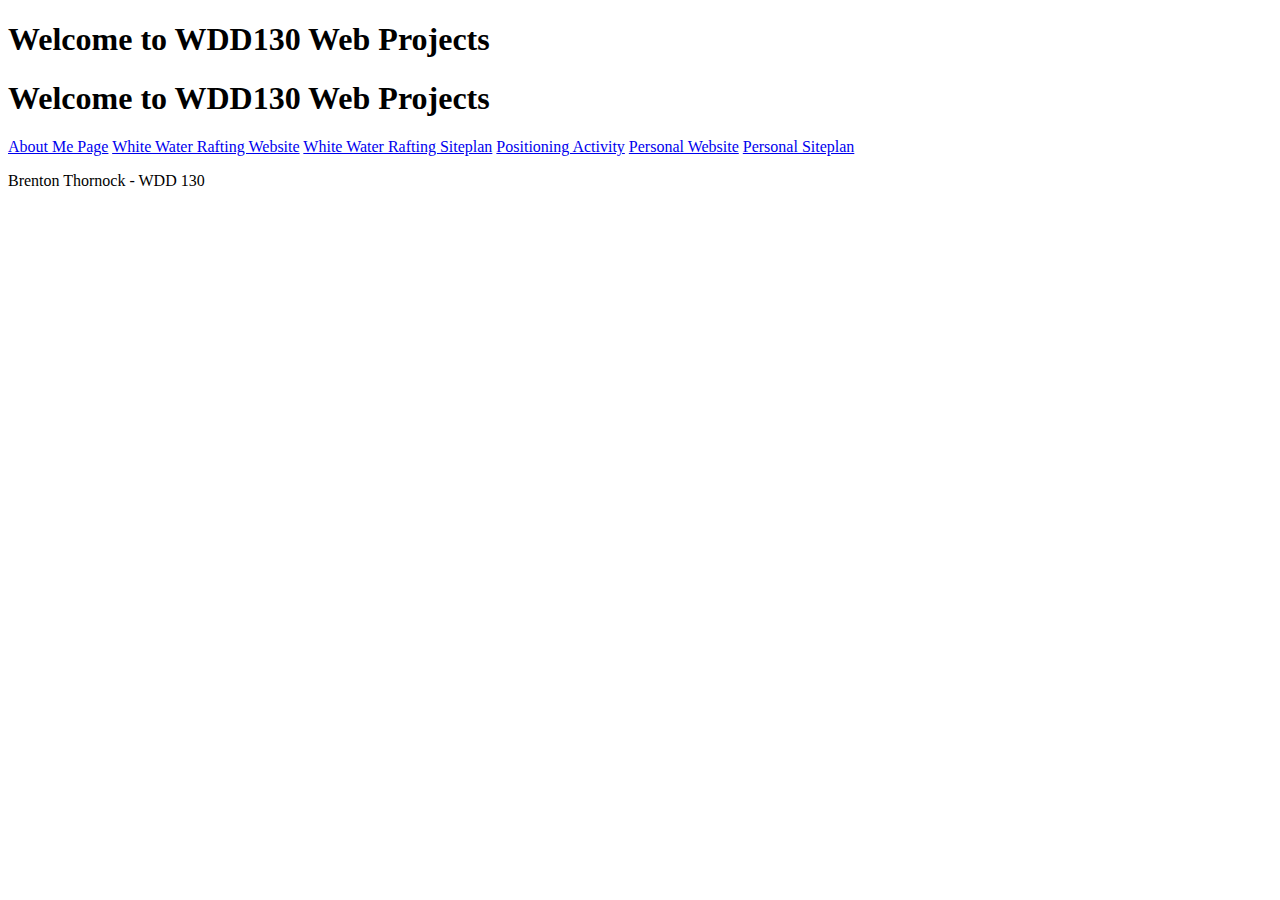
<file: index.html>
<!DOCTYPE html>
<html lang="en">
<head>
    <meta charset="UTF-8">
    <meta http-equiv="X-UA-Compatible" content="IE=edge">
    <meta name="viewport" content="width=device-width, initial-scale=1.0">
    <title>WDD 130 Home Page</title>
</head>
<body>
    <h1>Welcome to WDD130 Web Projects</h1>
    <h1>Welcome to WDD130 Web Projects</h1>
    <nav>
      <a href="aboutme/index.html">About Me Page</a>             
      <a href="wwr/index.html">White Water Rafting Website</a>
      <a href="wwr/site-plan-rafting.html">White Water Rafting Siteplan</a>
      <a href="positioning.html">Positioning Activity</a>
      <a href="designerdata/index.html">Personal Website</a>
      <a href="designerdata/site-plan.html">Personal Siteplan</a>
    </nav>
    <p>
      Brenton Thornock - WDD 130
    </p>
    <!--This is a test for pushing/pulling to github-->
</body>
</html>
</file>
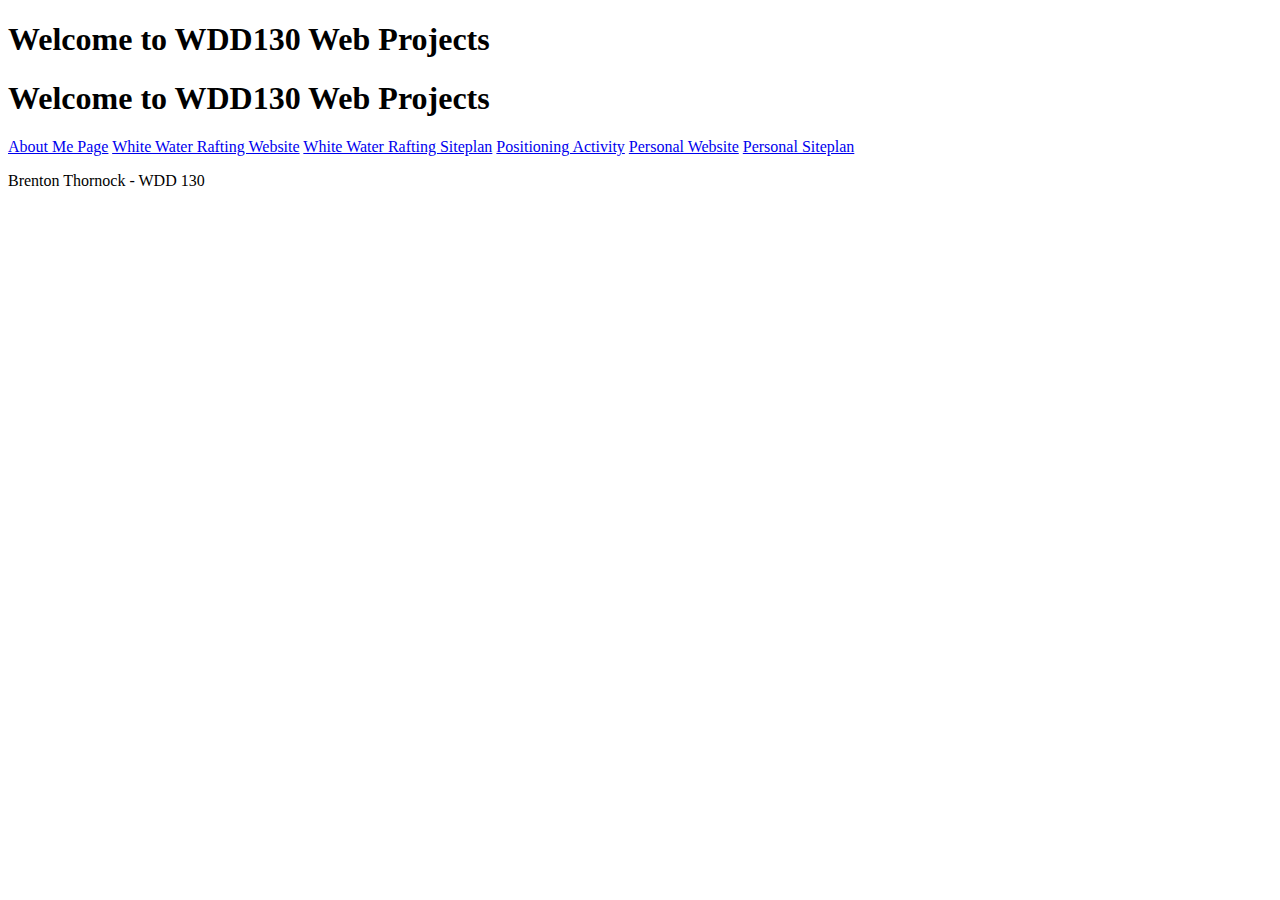
<file: aboutme/index.html>
<!DOCTYPE html>
<html lang="en">
<head>
    <meta charset="UTF-8">
    <meta http-equiv="X-UA-Compatible" content="IE=edge">
    <meta name="viewport" content="width=device-width, initial-scale=1.0">
    <title>WDD 130 Home Page</title>
</head>
<body>
    <h1>Welcome to WDD130 Web Projects</h1>
    <h1>Welcome to WDD130 Web Projects</h1>
    <nav>
      <a href="aboutme/index.html">About Me Page</a>             
      <a href="wwr/index.html">White Water Rafting Website</a>
      <a href="wwr/site-plan-rafting.html">White Water Rafting Siteplan</a>
      <a href="positioning.html">Positioning Activity</a>
      <a href="#">Personal Website</a>
      <a href="designerdata/site-plan.html">Personal Siteplan</a>
    </nav>
    <p>
      Brenton Thornock - WDD 130
    </p>
</body>
</html>
</file>
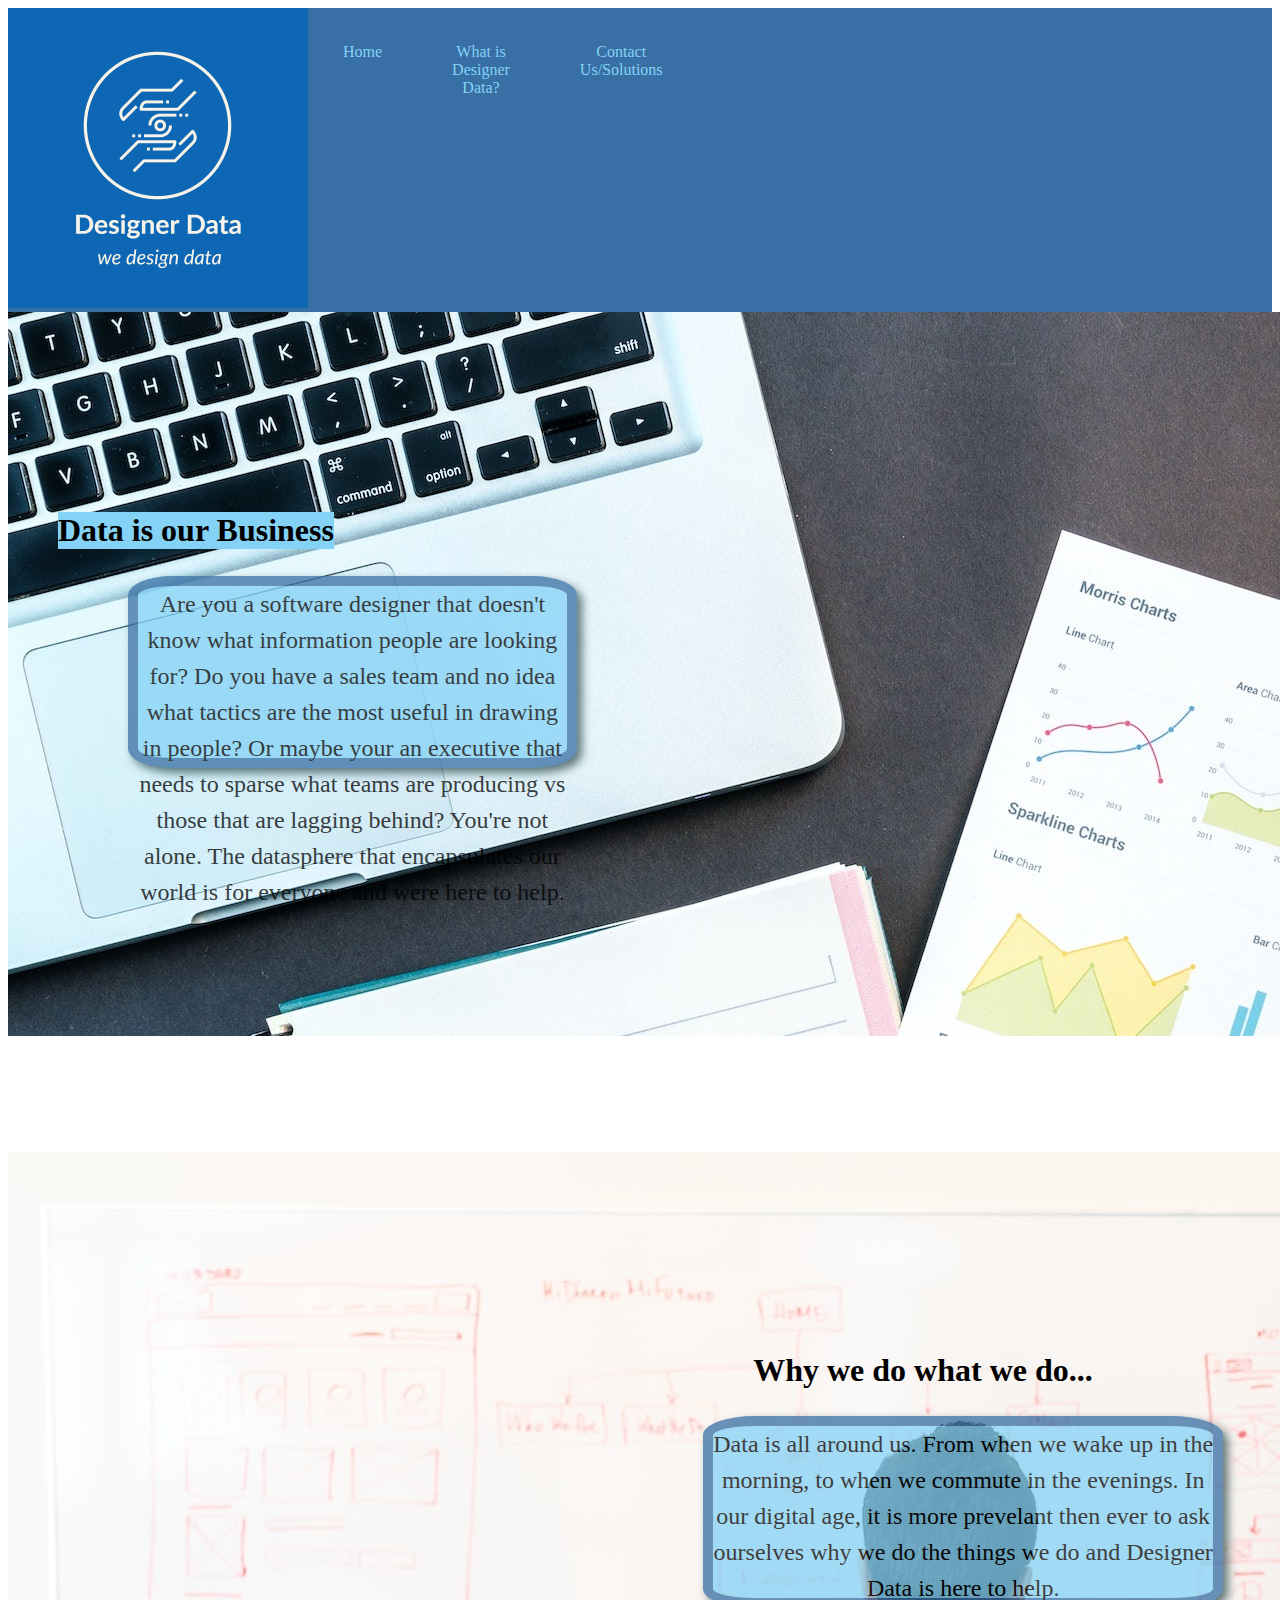
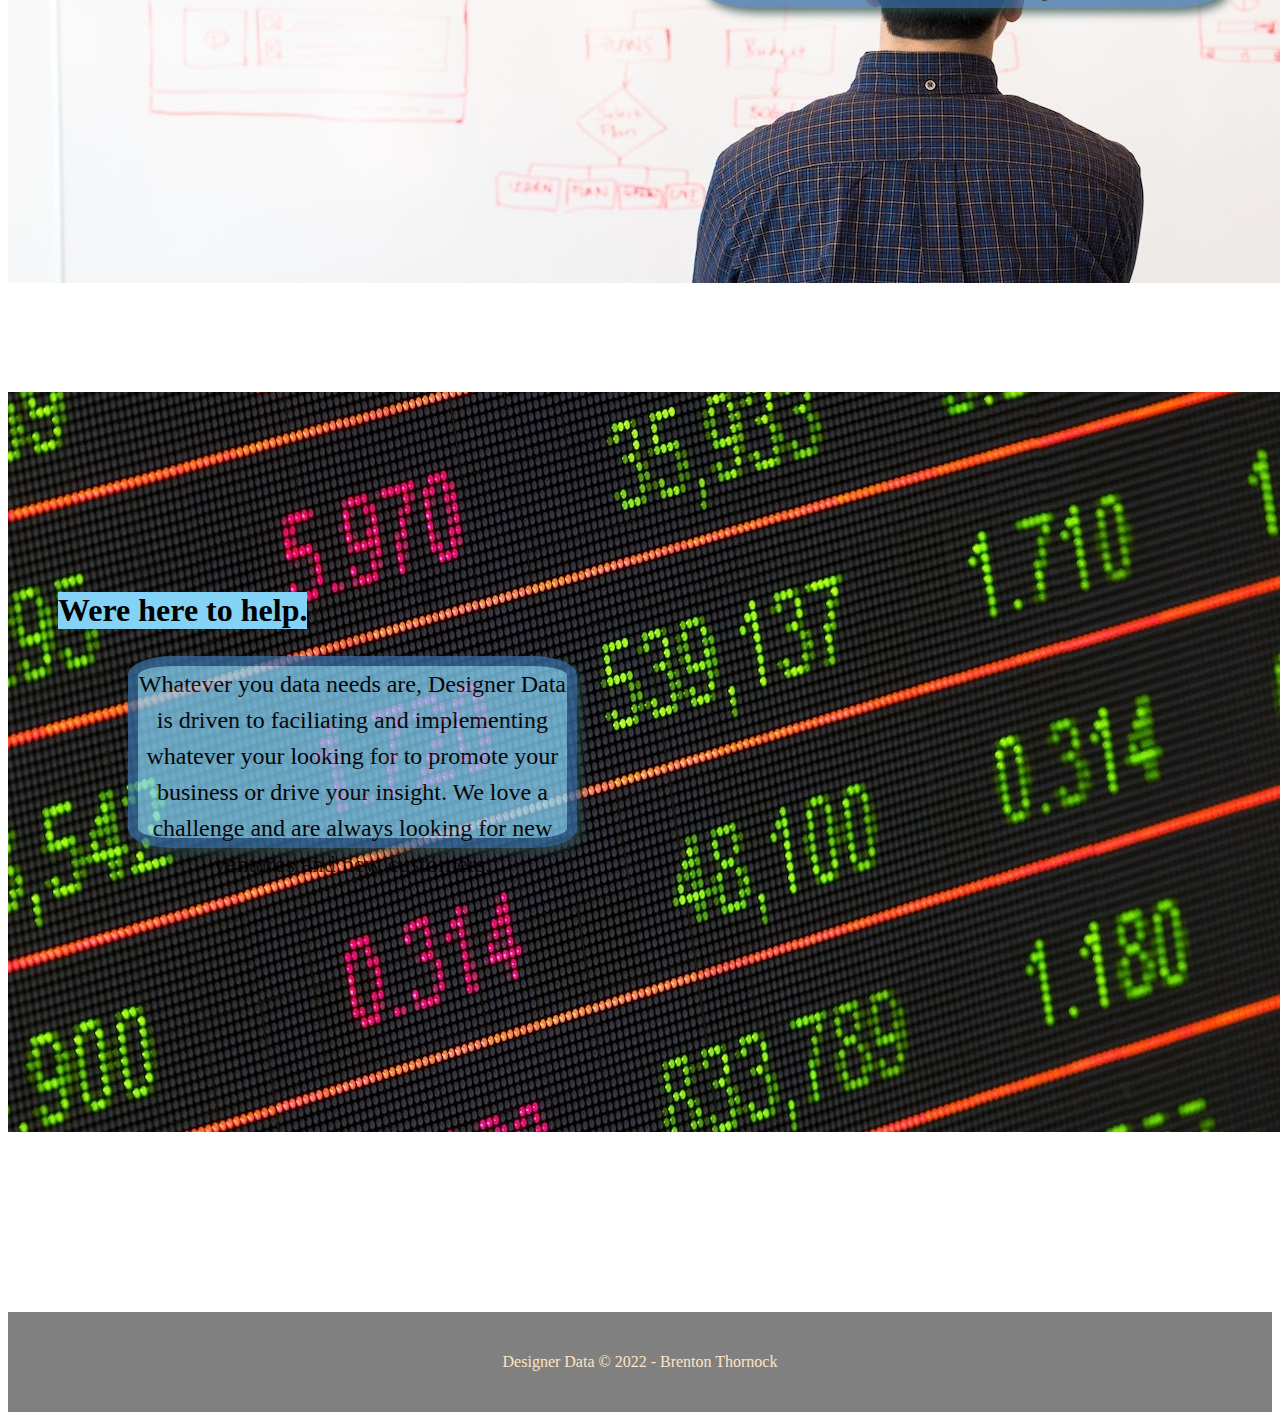
<file: designerdata/index.html>
<!DOCTYPE html>
<html lang="en">
<head>
    <link rel="stylesheet" href="styles/style.css">
    <meta charset="UTF-8">
    <meta http-equiv="X-UA-Compatible" content="IE=edge">
    <meta name="viewport" content="width=device-width, initial-scale=1.0">
    <title>Designer Data Homepage</title>
</head>
<body>
    <div>
    <header>
        <a href="index.html" id="logo_link">
            <img class="logo" src="images/Designer_Data-logos.jpeg" alt="">
        </a>
        <nav>
            <a href="index.html">Home</a>
            <a href="about_us.html">What is Designer Data?</a>
            <a href="contact_us.html">Contact Us/Solutions</a>
        </nav>
    </header>
    </div>
    <main class="main-mainpage">
        <section class="charts-card">
            <h2>Data is our Business</h2>
            <img class="main-img" src="images/charts.jpeg" alt="">
            <p>Are you a software designer that doesn't know what information people are looking for? Do you have a sales team and no idea what tactics are the most useful in drawing in people? Or maybe your an executive that needs to sparse what teams are producing vs those that are lagging behind? You're not alone. The datasphere that encapsulates our world is for everyone and were here to help.</p>
        </section>
        <div></div>
        <Section class="question-card">
                <h2>Why we do what we do...</h2>
                <img class="main-img" src="images/question.jpg" alt="">
            <p>Data is all around us. From when we wake up in the morning, to when we commute in the evenings. In our digital age, it is more prevelant then ever to ask ourselves why we do the things we do and Designer Data is here to help.</p>
        </Section>
        <div></div>
        <section class="stonks-card">
            <img class="main-img" src="images/stonks.jpg" alt="">
            <h2>Were here to help.</h2>
            <p>Whatever you data needs are, Designer Data is driven to faciliating and implementing whatever your looking for to promote your business or drive your insight. We love a challenge and are always looking for new ventures and new customers.</p>
        </section>
    </main>
    <footer>
        <p>Designer Data &copy; 2022 - Brenton Thornock</p>
    </footer>

</body>
</html>
</file>
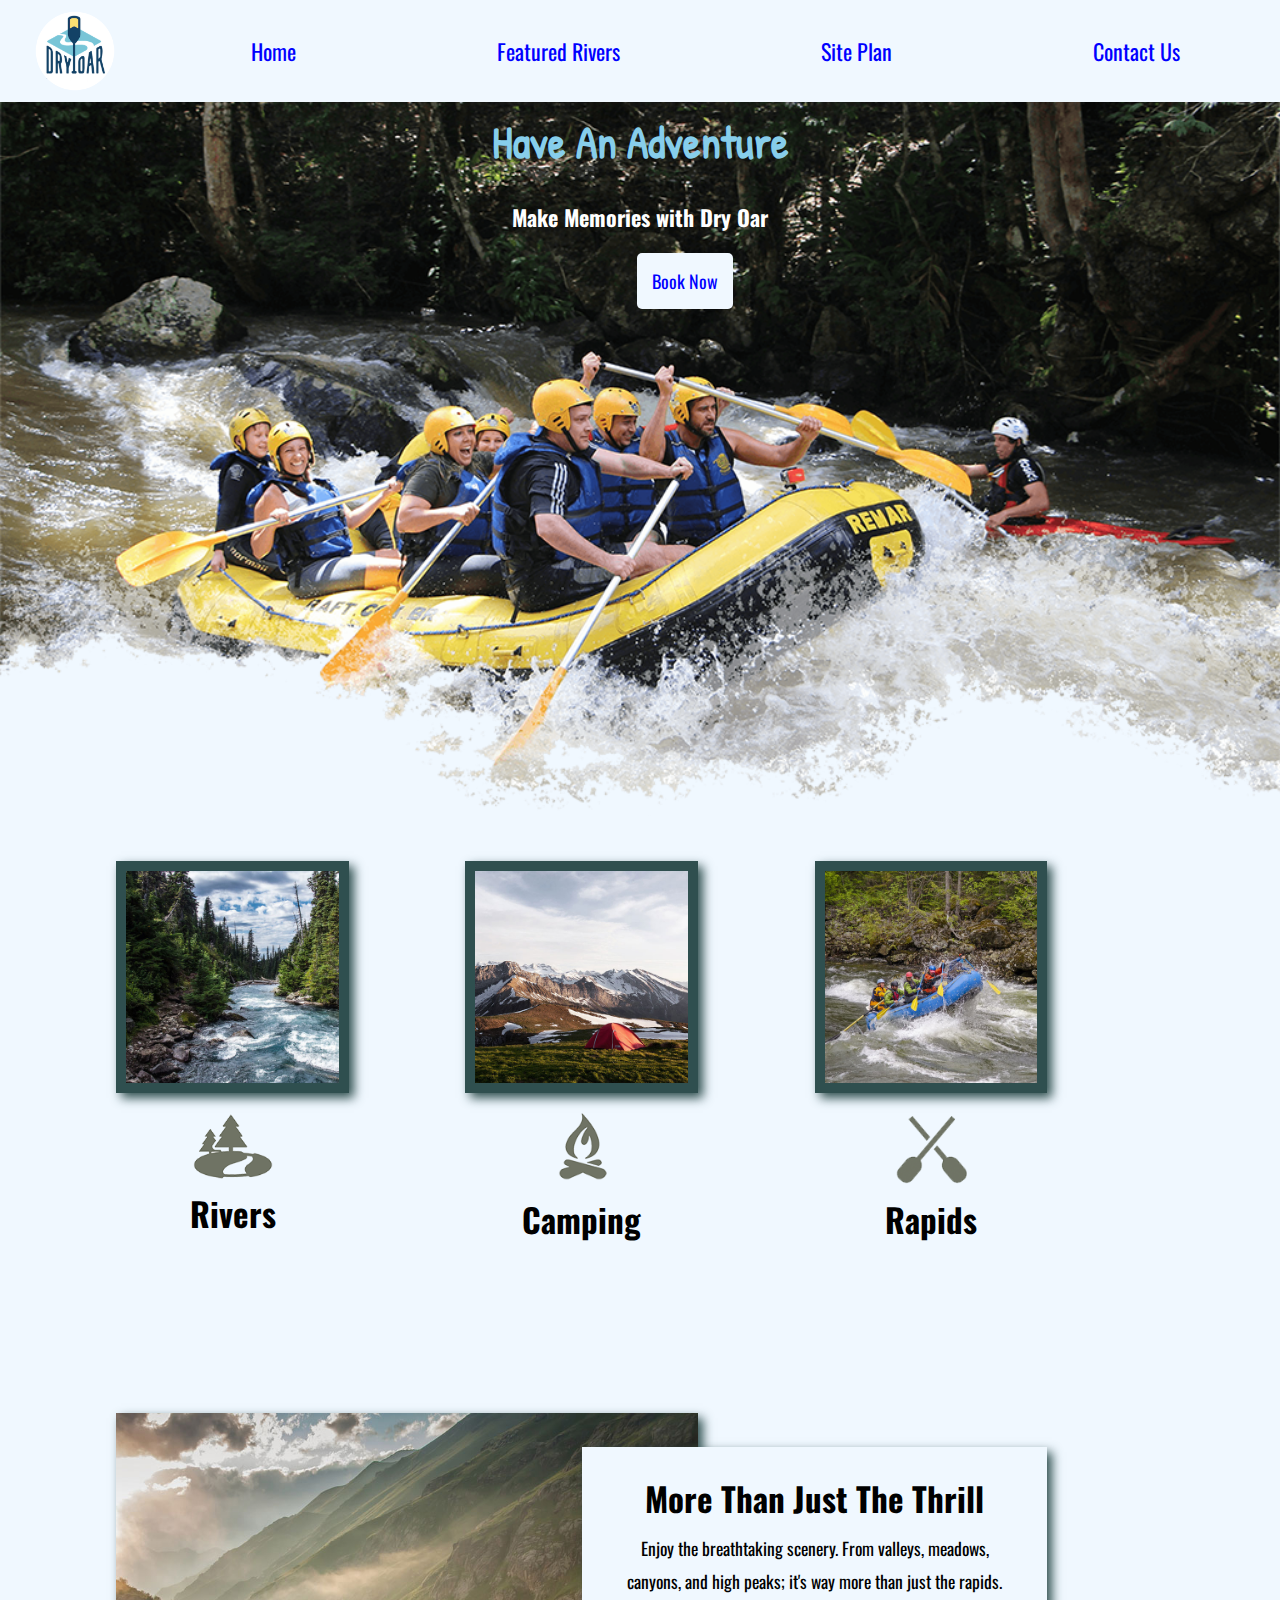
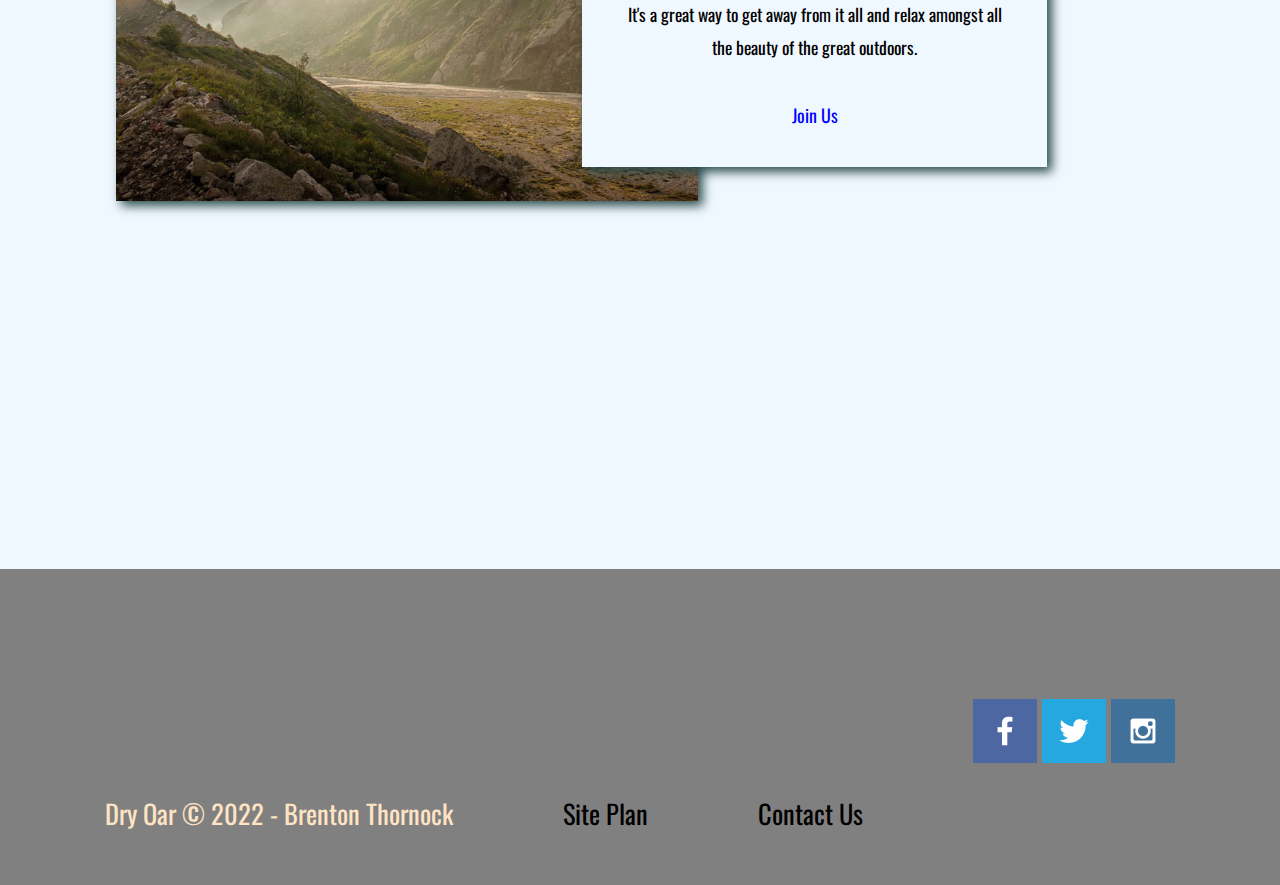
<file: wwr/index.html>
<!DOCTYPE html>
<html lang="en">
<head>
    <link rel="stylesheet" href="styles/style.css">
    <meta charset="UTF-8">
    <meta http-equiv="X-UA-Compatible" content="IE=edge">
    <meta name="viewport" content="width=device-width, initial-scale=1.0">
    <title>Whitewater Rafting Vacations | Dry Oar Boating | Home</title>
</head>
<body>
    <div>
    <header>
        <a href="index.html" id="logo_link">
            <img class="logo" src="images/logo.png" alt="Dry Oar Logo">
        </a>
        <nav>
            <a href="index.html">Home</a>
            <a href="rivers.html">Featured Rivers</a>
            <a href="site-plan-rafting.html">Site Plan</a>
            <a href="contactus.html">Contact Us</a>
        </nav>
    </header>
    <div id="hero">
        <div id="hero-box">
            <img id="hero-img" src="images/hero.png" alt="People enjoying rafting"/>
        </div>
        <Section id="hero-msg">
            <h1 class="home-title">Have An Adventure</h1>
            <h4>Make Memories with Dry Oar</h4>
            <div class="button box"> 
                <a class="book" href="contactus.html">Book Now</a>
            </div>
        </Section>
    </div>
    <main class="home-grid">
        <section class="rivers-card">
            <img class="card-img" src="images/rivers.jpg" alt="river in forest">
            <img class="icon" src="images/river_icon.png" alt="river icon">
            <h2>Rivers</h2>
        </section>
        <Section class="camping-card">
            <img class="card-img" src="images/camping.jpg" alt="tent in mountains">
            <img class="icon" src="images/fire_icon.png" alt="fire icon">
            <h2>Camping</h2>
        </Section>
        <section class="rapids-card">
            <img class="card-img" src="images/rapids.jpg" alt="rafting boat">
            <img class="icon" src="images/oars.png" alt="oars icon">
            <h2>Rapids</h2>
        </section>
        <section class="msg">
            <h2>More Than Just The Thrill</h2>
            <p>Enjoy the breathtaking scenery. From valleys, meadows, canyons, and high peaks; it's way more than just the rapids. It's a great way to get away from it all and relax amongst all the beauty of the great outdoors. </p>
            <a class='join' href="rivers.html">Join Us</a>
        </section>
        <div id="background"></div>
        <img class="mountains" src="images/mountains.jpg" alt="Misty mountains">
        <section class="msg">
            <h2>More Than Just The Thrill</h2>
            <p>Enjoy the breathtaking scenery. From valleys, meadows, canyons, and high peaks; it's way more than just the rapids. It's a great way to get away from it all and relax amongst all the beauty of the great outdoors. </p>
            <a class='join' href="rivers.html">Join Us</a>
        </section>
    </main>
    <footer>
        <p>Dry Oar &copy; 2022 - Brenton Thornock</p>
        <p><a href="site-plan-rafting.html">Site Plan</a></p>
        <p><a href="contactus.html">Contact Us</a></p>
        <div class="social">
            <a href="https://facebook.com" target="_blank">
                <img src="images/facebook.png" alt="fb icon">
            </a>
            <a href="https://twitter.com" target="_blank">
                <img src="images/twitter.png" alt="twitter icon">
            </a>
            <a href="https://instagram.com" target="_blank">
                <img src="images/instagram.png" alt="instagram icon">
            </a>
        </div>
    </footer>
    </div>
</body>
</html>
</file>
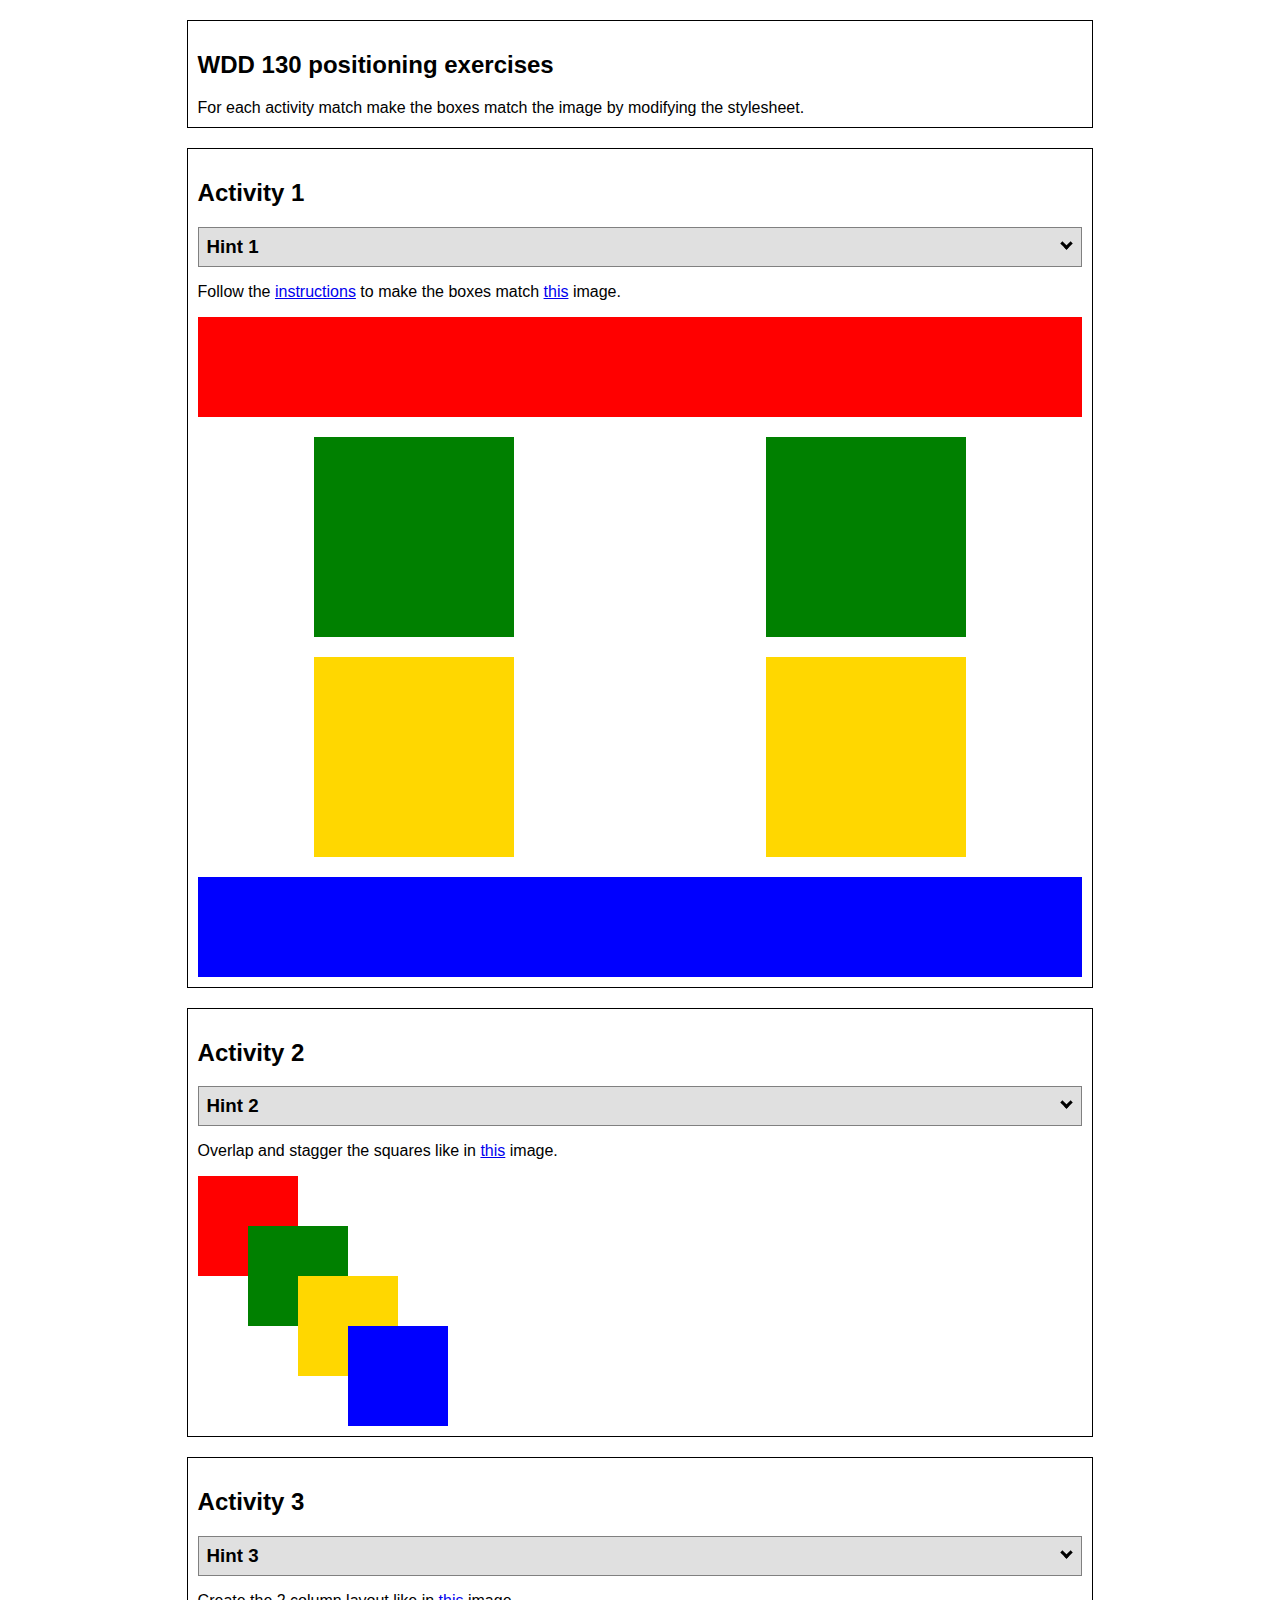
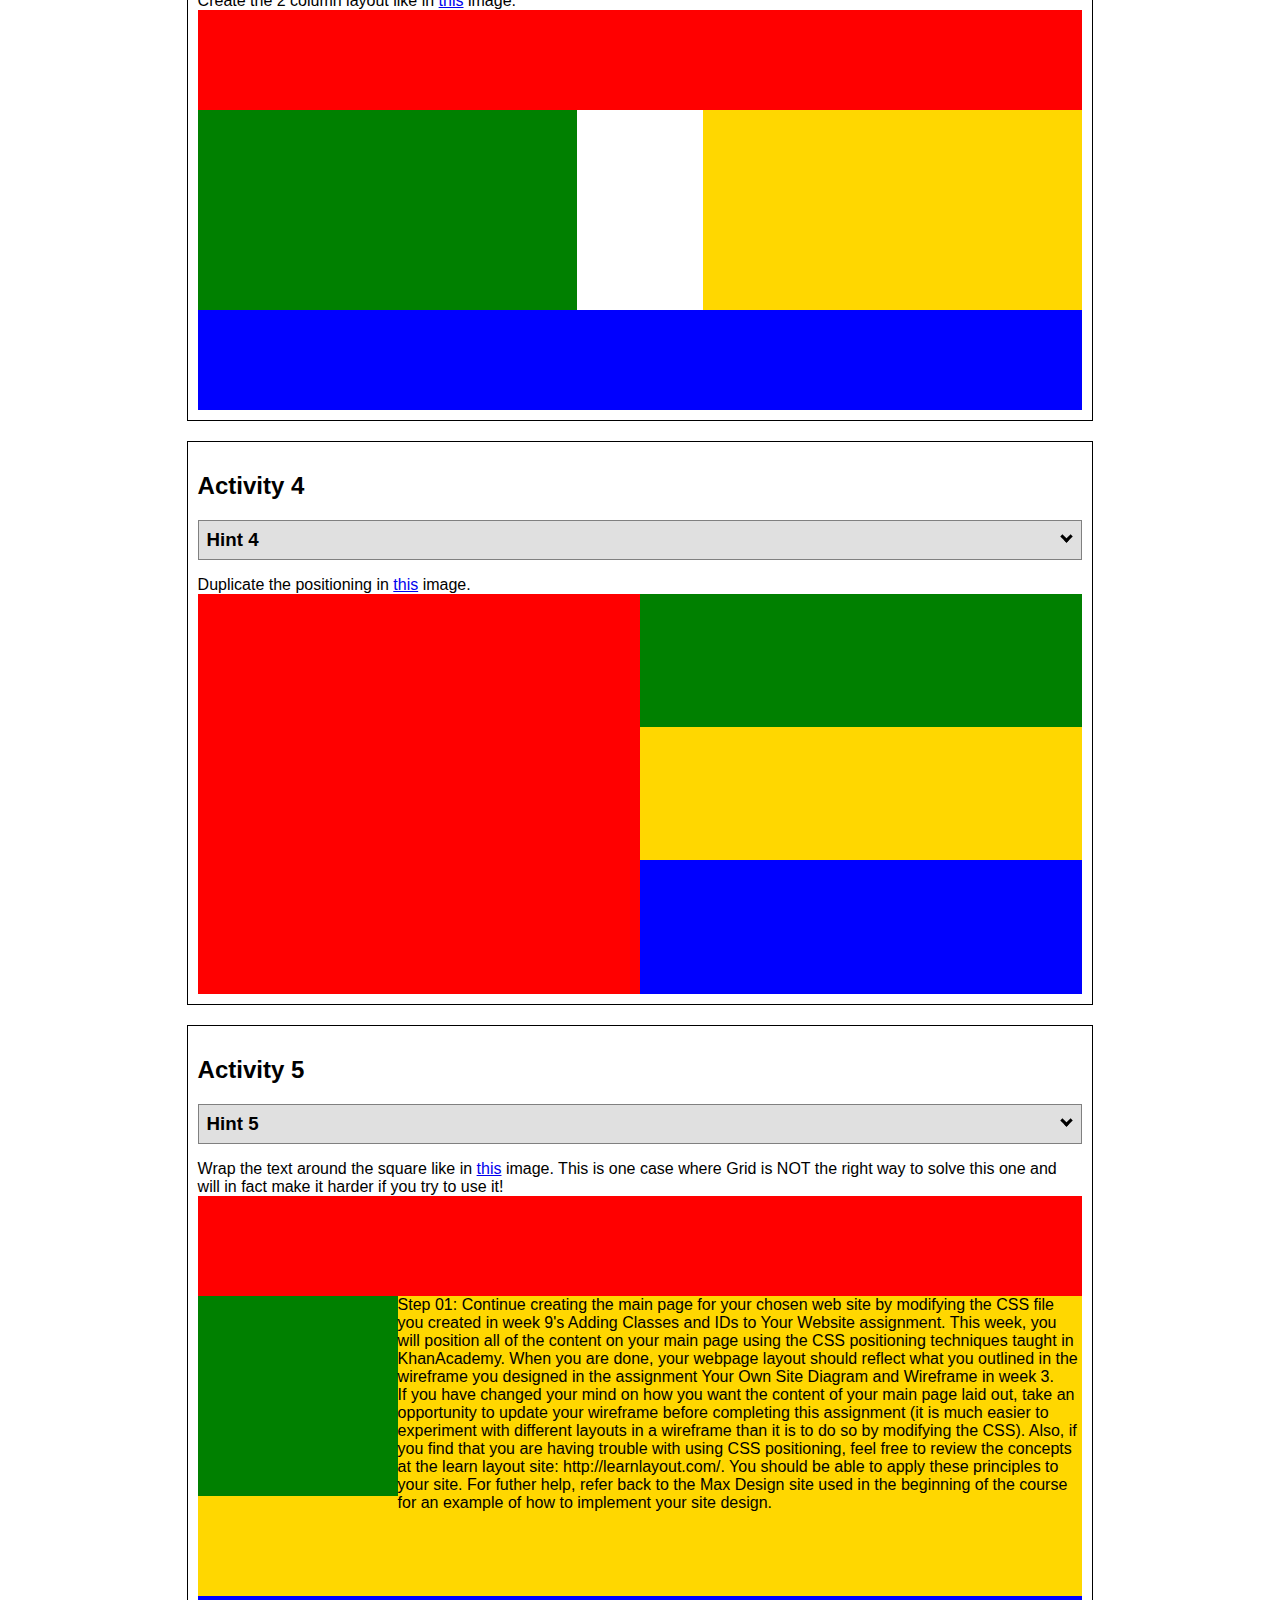
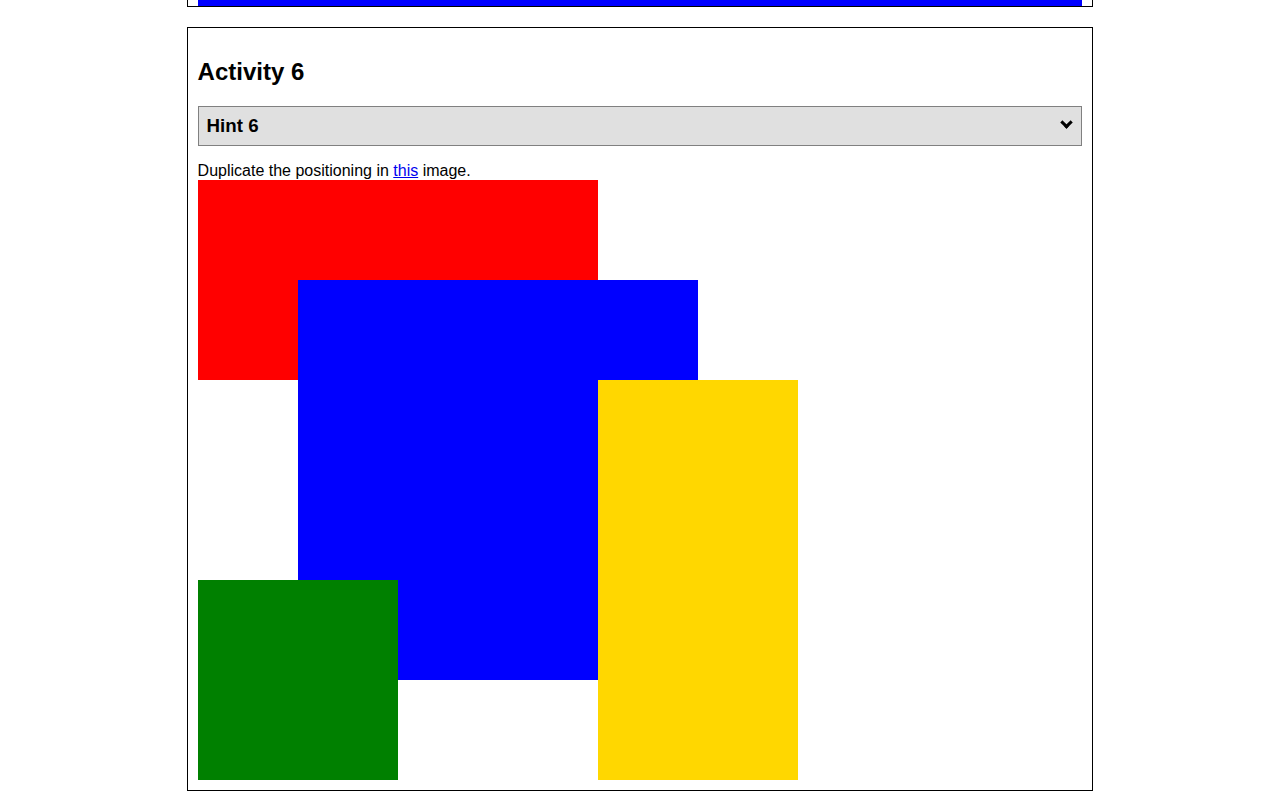
<file: positioning.html>
<!DOCTYPE html>
<html lang="en">
  <head>
    <!-- HTML - Name: positioning.html -->
    <title>Positioning Activity</title>
    <link rel="stylesheet" type="text/css" href="positionstyles.css" />
  </head>
  <body>
    <div class="activity">
      <h2>WDD 130 positioning exercises</h2>
      For each activity match make the boxes match the image by modifying the stylesheet.</div>
    <div class="activity">
      <h2>Activity 1</h2>
      <section class="hint"><input type="checkbox" ><i></i> <h3>Hint 1</h3><div><p>Check out the <a href="https://byui-wdd.github.io/wdd130/activities/w06-css-positioning.html" target="_blank">activity instructions</a> in Ilearn!</p></div></section>
      <p>Follow the <a href="https://byui-wdd.github.io/wdd130/activities/w06-css-positioning.html" target="_blank">instructions</a> to make the boxes match  <a href="https://byui-wdd.github.io/wdd130/images/example1.png" target="_blank">this</a> image.</p>
      <div class="content1" >
        <div class="red1" ></div>
        <div class="green1" ></div>
        <div class="green1" ></div>
        <div class="yellow1"></div>
        <div class="yellow1"></div>
        <div class="blue1"></div>
      </div>
    </div>
    <div class="activity">
      <h2>Activity 2</h2>
      <section class="hint"><input type="checkbox" > <h3>Hint 2</h3><i></i><div><p>Remember that the best way to shift elements around slightly on the page is with Margins.  You could also use Grid.  Either would work for this. If you choose margin, you can use a <em>negative</em> margin. (ie margin-top: -20px;)</p><h4>Properties used:</h4><ul><li>margin-top, margin-left</li><li>...or...</li><li>grid-template-columns: 50px 50px 50px 50px 50px </li></ul></div></section>
      <p>Overlap and stagger the squares like in <a href="https://byui-wdd.github.io/wdd130/images/example2.png" target="_blank">this</a> image.</p>
      <div class="content2" >
        <div class="red2" ></div>
        <div class="green2" ></div>
        <div class="yellow2"></div>
        <div class="blue2"></div>
      </div>
    </div>
    <div class="activity">
      <h2>Activity 3</h2>
      <section class="hint"><input type="checkbox" > <h3>Hint 3</h3><i></i><div><p>This one is going to be best solved with CSS Grid. Remember to make the boxes the right width first...then start moving them around. </p><h4>Properties used:</h4><ul><li>display:grid;</li><li>grid-template-columns:</li><li>grid-column-gap:</li>
        <li>grid-column:</li>  </ul></div></section>
      Create the 2 column layout like in <a href="https://byui-wdd.github.io/wdd130/images/example3.png" target="_blank">this</a>  image.
      <div class="content3" >
        <div class="red3" ></div>
        <div class="green3" ></div>
        <div class="yellow3"></div>
        <div class="blue3"></div>
      </div>
    </div>
    <div class="activity">
      <h2>Activity 4</h2>
      <section class="hint"><input type="checkbox" > <h3>Hint 4</h3><i></i><div><p>For the others we have been primarily concerned with width. For this one you will need to adjust height as well. </p><h4>Properties used:</h4><ul><li>display:grid;</li><li>grid-template-columns:</li><li>grid-row:</li></ul></div></section>
      Duplicate the positioning in <a href="https://byui-wdd.github.io/wdd130/images/example4.png" target="_blank">this</a> image. 
      <div class="content4" >
        <div class="red4" ></div>
        <div class="green4" ></div>
        <div class="yellow4"></div>
        <div class="blue4"></div>
      </div>
    </div>

    <div class="activity">
      <h2>Activity 5</h2>
      <section class="hint"><input type="checkbox" > <h3>Hint 5</h3><i></i><div><p>Grid is <strong>not</strong> the right way to do this.  In fact there is only one way to really do that...and that is with float. Remember that we float the thing we want the text to wrap around.  Also remember to start by making all the shapes the right size and shape.</p><h4>Properties used:</h4><ul><li>float: left;</li></ul></div></section>
      Wrap the text around the square like in <a href="https://byui-wdd.github.io/wdd130/images/example5.png" target="_blank">this</a> image. This is one case where Grid is NOT the right way to solve this one and will in fact make it harder if you try to use it!
      <div class="content5" >
        <div class="red5" ></div>
        <div class="green5" ></div>
        <div class="yellow5">Step 01: Continue creating the main page for your chosen web site by modifying the CSS file you created in week 9's Adding Classes and IDs to Your Website assignment. This week, you will position all of the content on your main page using the CSS positioning techniques taught in KhanAcademy. When you are done, your webpage layout should reflect what you outlined in the wireframe you designed in the assignment Your Own Site Diagram and Wireframe in week 3. <br />
          If you have changed your mind on how you want the content of your main page laid out, take an opportunity to update your wireframe before completing this assignment (it is much easier to experiment with different layouts in a wireframe than it is to do so by modifying the CSS). Also, if you find that you are having trouble with using CSS positioning, feel free to review the concepts at the learn layout site: http://learnlayout.com/. You should be able to apply these principles to your site. For futher help, refer back to the Max Design site used in the beginning of the course for an example of how to implement your site design.</div>
        <div class="blue5"></div>
      </div>
    </div>
    <div class="activity">
      <h2>Activity 6</h2>
      <section class="hint"><input type="checkbox" > <h3>Hint 6</h3><i></i><div><p>This one is all about visualizing the grid behind the layout. If you are having a hard time doing that first: all the sizes are even multiples of 100, and second here is another example with the lines drawn: <a href="https://byui-wdd.github.io/wdd130/images/example6-hint.png" target="_blank">example 6 with lines</a>. For this one you will find it easiest if you use px for the column width. You can also use <kbd>z-index</kbd> to control the element layering.    </p><h4>Properties used:</h4><ul><li>display:grid;</li><li>grid-template-columns:</li><li>grid-column:</li><li>grid-row:</li><li><a href="https://www.w3schools.com/cssref/pr_pos_z-index.asp" target="_blank">z-index:</a></li></ul></div></section>
      Duplicate the positioning in <a href="https://byui-wdd.github.io/wdd130/images/example6.png" target="_blank">this</a> image.
      <div class="content6" >
        <div class="red6" ></div>
        <div class="green6" ></div>
        <div class="yellow6"></div>
        <div class="blue6"></div>
      </div>
    </div>
  </body>
</html>
</file>
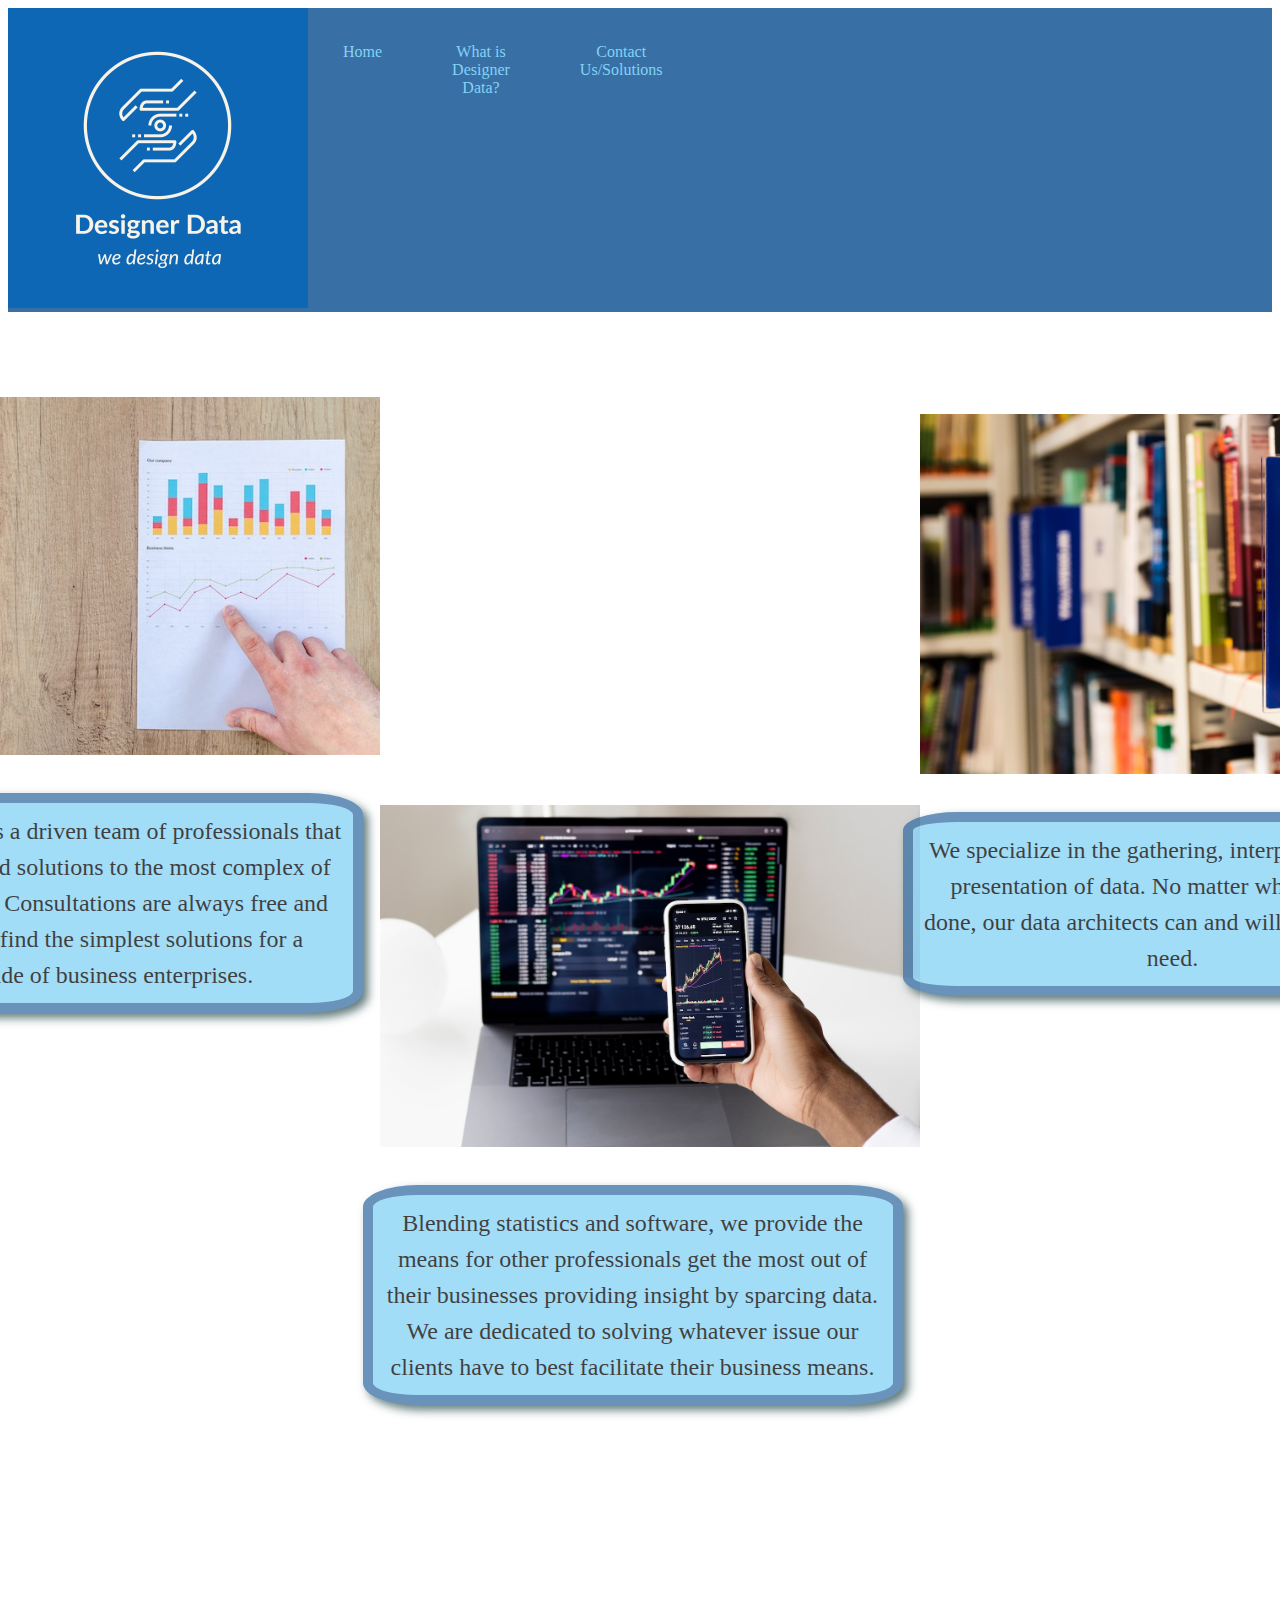
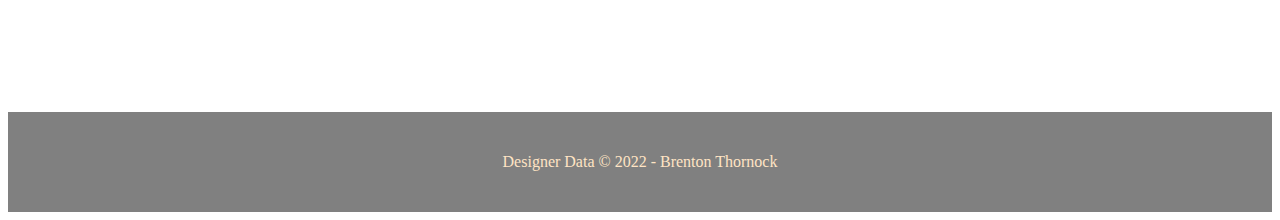
<file: designerdata/about_us.html>
<!DOCTYPE html>
<html lang="en">
<head>
    <link rel="stylesheet" href="styles/style.css">
    <meta charset="UTF-8">
    <meta http-equiv="X-UA-Compatible" content="IE=edge">
    <meta name="viewport" content="width=device-width, initial-scale=1.0">
    <title>What is Designer Data</title>
</head>
<body>
    <div>
    <header>
        <a href="index.html" id="logo_link">
            <img class="logo" src="images/Designer_Data-logos.jpeg" alt="">
        </a>
        <nav>
            <a href="index.html">Home</a>
            <a href="about_us.html">What is Designer Data?</a>
            <a href="contact_us.html">Contact Us/Solutions</a>
        </nav>
    </header>
    <main class = "main-grid">
        <section class="rise-card">
            <img class="card-img" src="images/rise.jpg" alt="">
            <p>Designer Data is a driven team of professionals that are eager to find solutions to the most complex of data problems. Consultations are always free and we strive to find the simplest solutions for a multitude of business enterprises.</p>
        </section>
        <Section class="stonks2-card">
            <img class="card-img" src="images/stonks2.jpg" alt="">
            <p>Blending statistics and software, we provide the means for other professionals get the most out of their businesses providing insight by sparcing data. We are dedicated to solving whatever issue our clients have to best facilitate their business means.</p>
        </Section>
        <section class="archive-card">
            <img class="card-img" src="images/archive.jpg" alt="">
            <p>We specialize in the gathering, interperatation, and presentation of data. No matter what you need done, our data architects can and will find what you need.</p>
        </section>
    </main>
    <footer>
        <p>Designer Data &copy; 2022 - Brenton Thornock</p>
    </footer>
    </div>
</body>
</html>
</file>
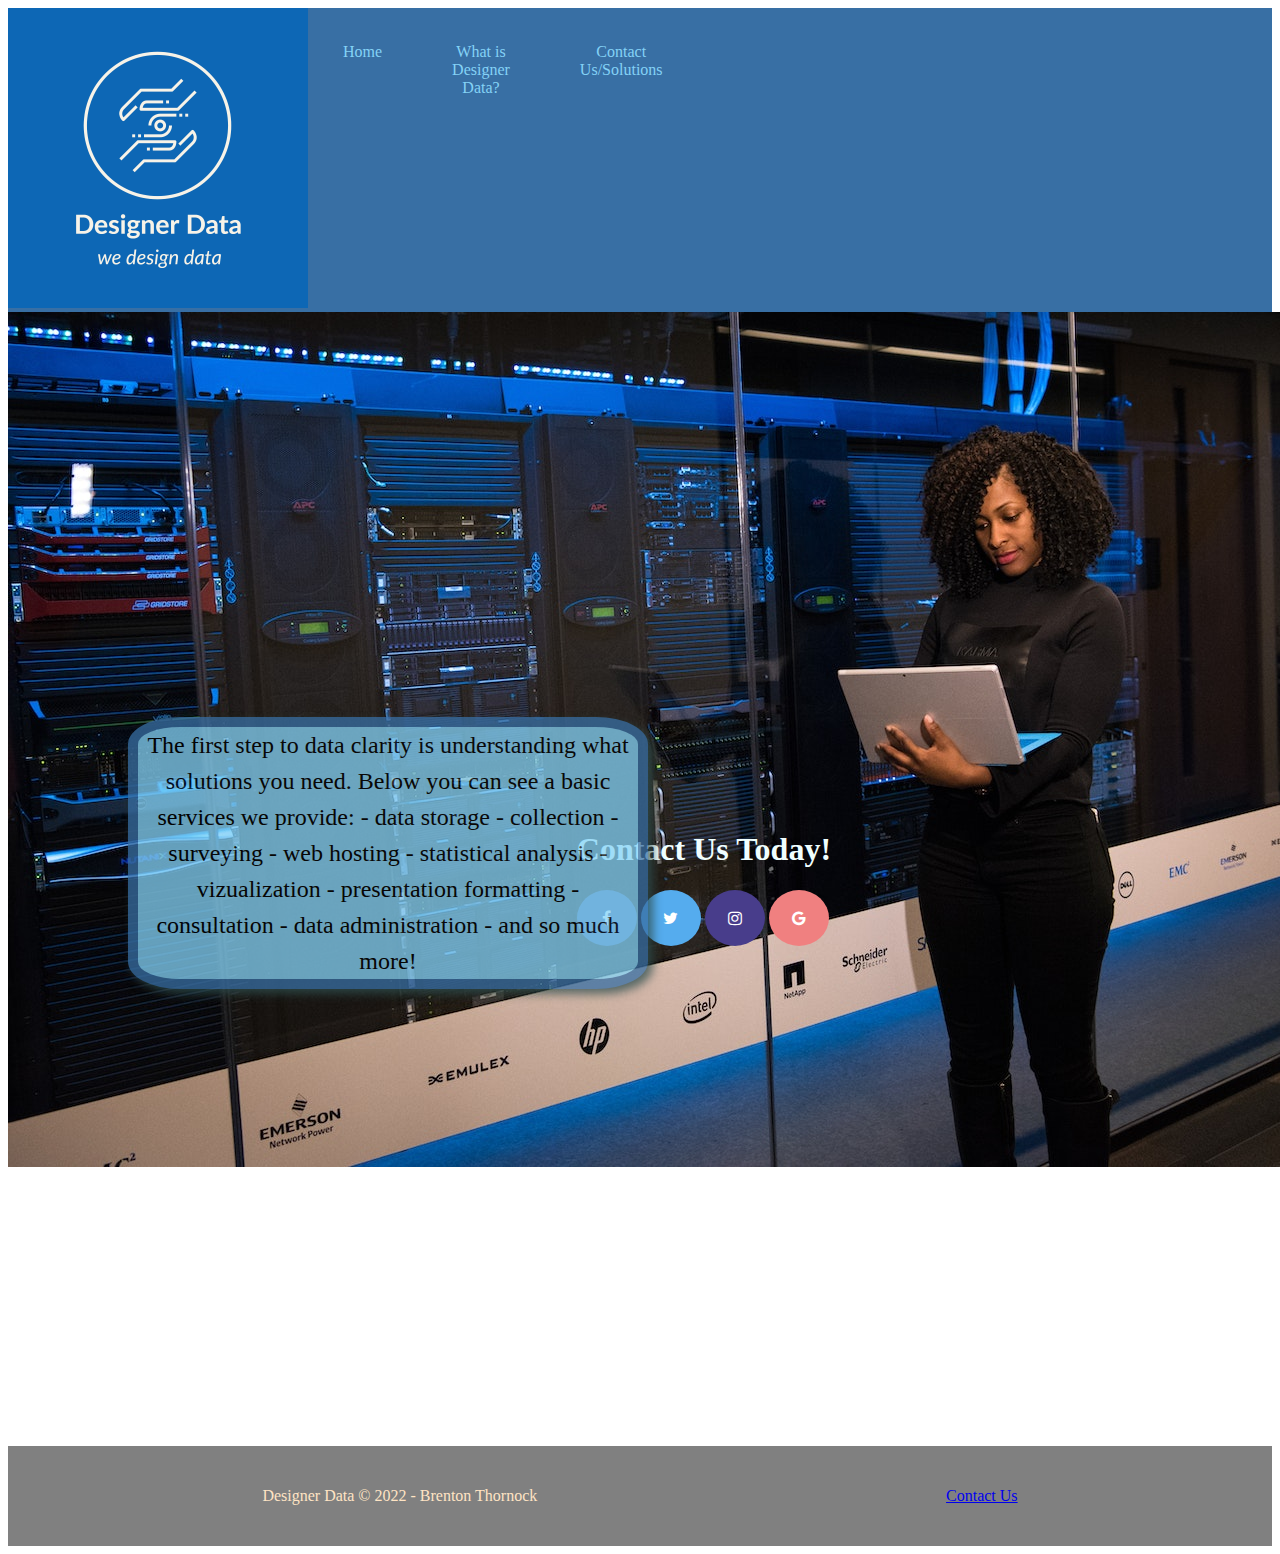
<file: designerdata/contact_us.html>
<!DOCTYPE html>
<html lang="en">
<head>
    <link rel="stylesheet" href="styles/style.css">
    <link rel="stylesheet" href="https://cdnjs.cloudflare.com/ajax/libs/font-awesome/4.7.0/css/font-awesome.min.css">
    <meta charset="UTF-8">
    <meta http-equiv="X-UA-Compatible" content="IE=edge">
    <meta name="viewport" content="width=device-width, initial-scale=1.0">
    <title>Contact Page/Solutions</title>
</head>
<body>
    <div>
    <header>
        <a href="index.html" id="logo_link">
            <img class="logo" src="images/Designer_Data-logos.jpeg" alt="">
        </a>
        <nav>
            <a href="index.html">Home</a>
            <a href="about_us.html">What is Designer Data?</a>
            <a href="contact_us.html">Contact Us/Solutions</a>
        </nav>
    </header>
    <main class="contact_main">
        <section>
            <img src="images/server.jpg" alt="">
            <p class="contactp">The first step to data clarity is understanding what solutions you need. Below you can see a basic services we provide: - data storage - collection - surveying - web hosting - statistical analysis - vizualization - presentation formatting - consultation - data administration - and so much more!</p>
        </section>
        <section>
            <div class="social">
                <h1>Contact Us Today!</h1>
                <a href="#" class="fa fa-facebook"></a>
                <a href="#" class="fa fa-twitter"></a>
                <a href="#" class="fa fa-instagram"></a>
                <a href="#" class="fa fa-google"></a>
            </div>
        </section>
    </main>
    <footer>
        <p>Designer Data &copy; 2022 - Brenton Thornock</p>
        <p><a href="contactus.html">Contact Us</a></p>
    </footer>
    </div>
</body>
</html>
</file>
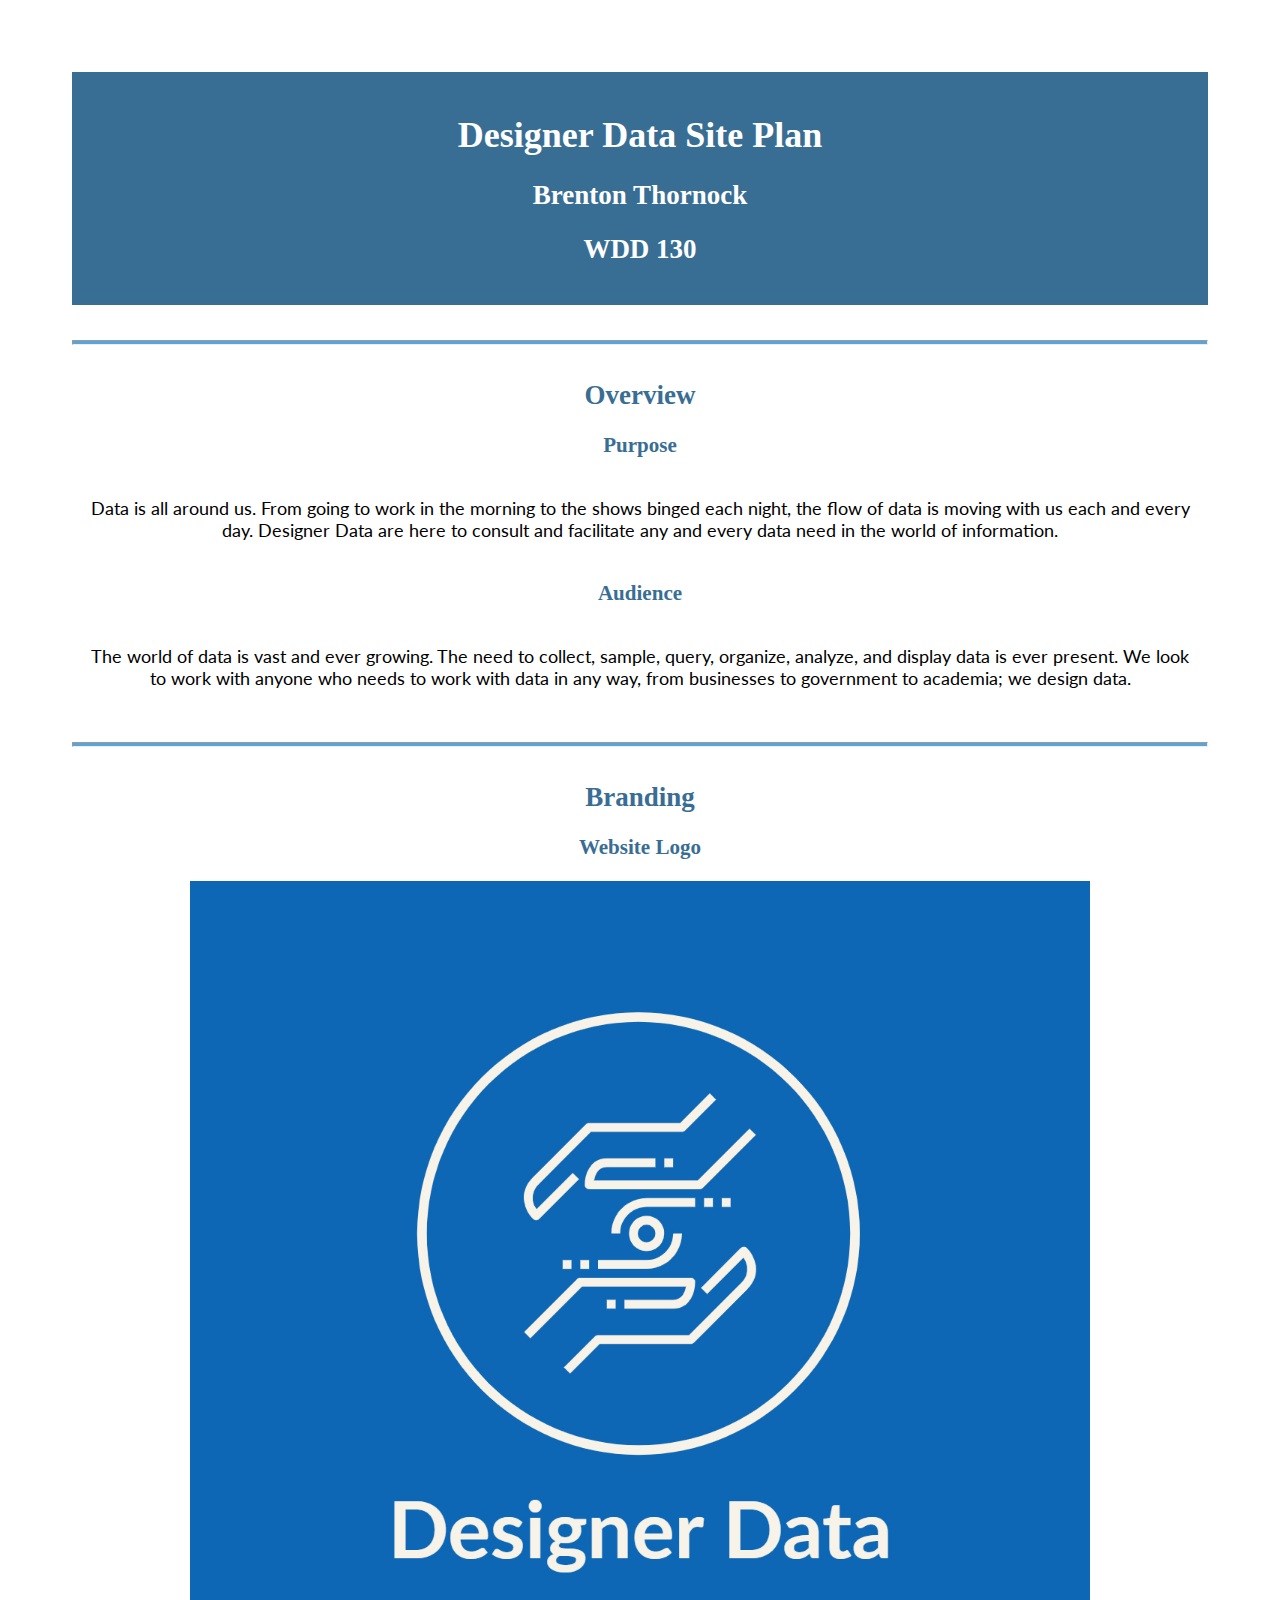
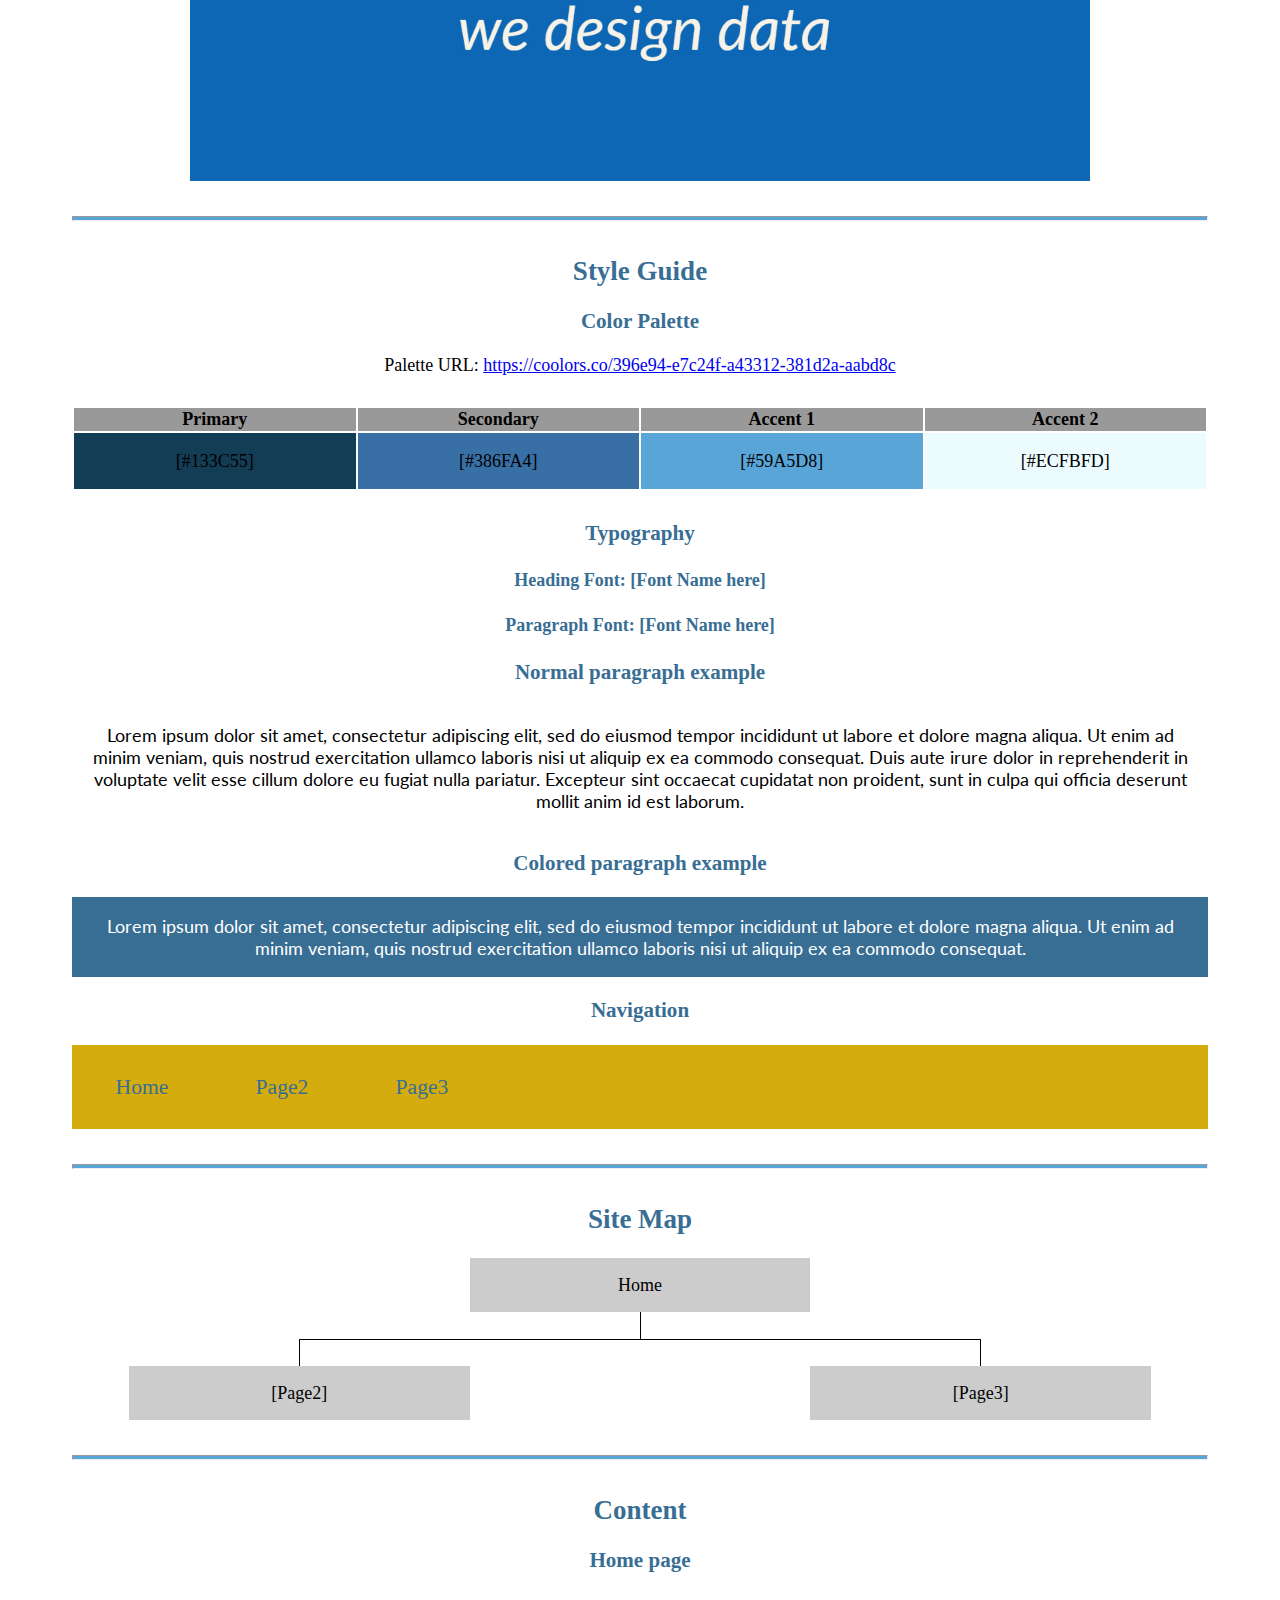
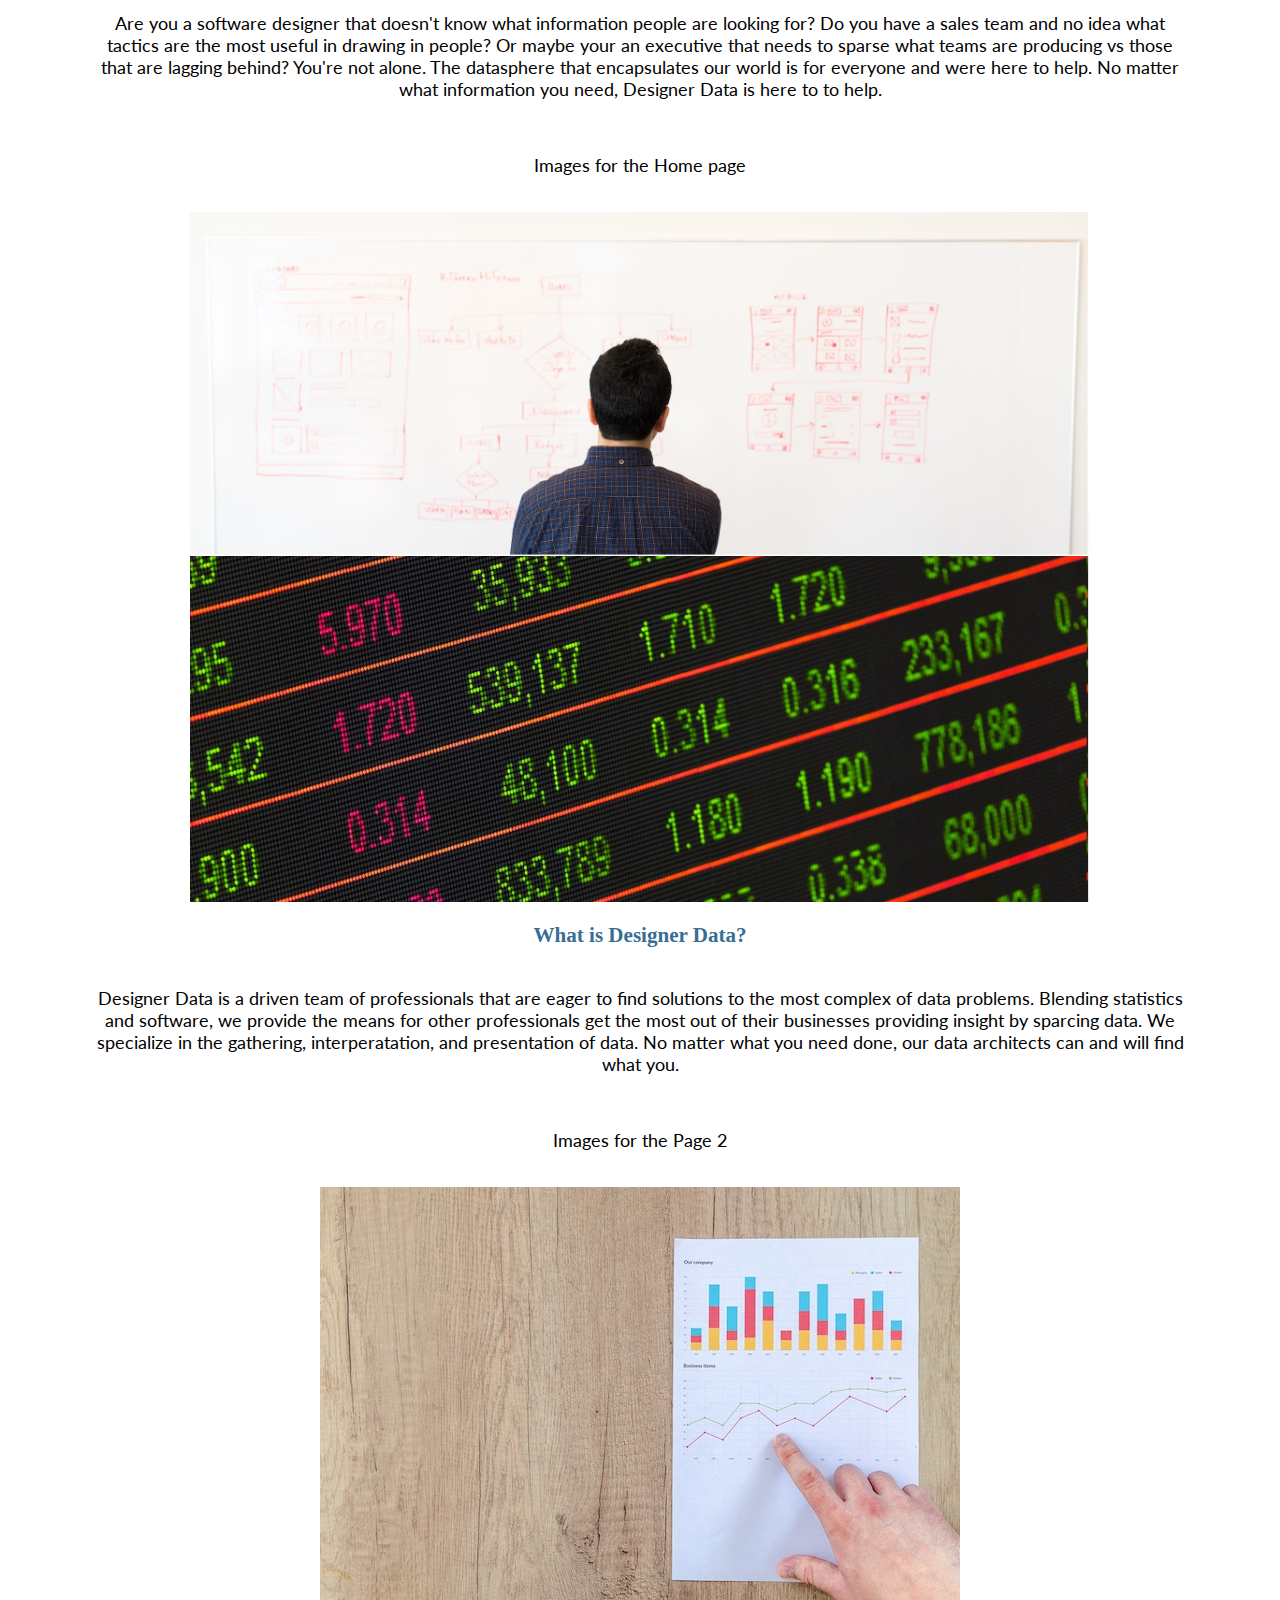
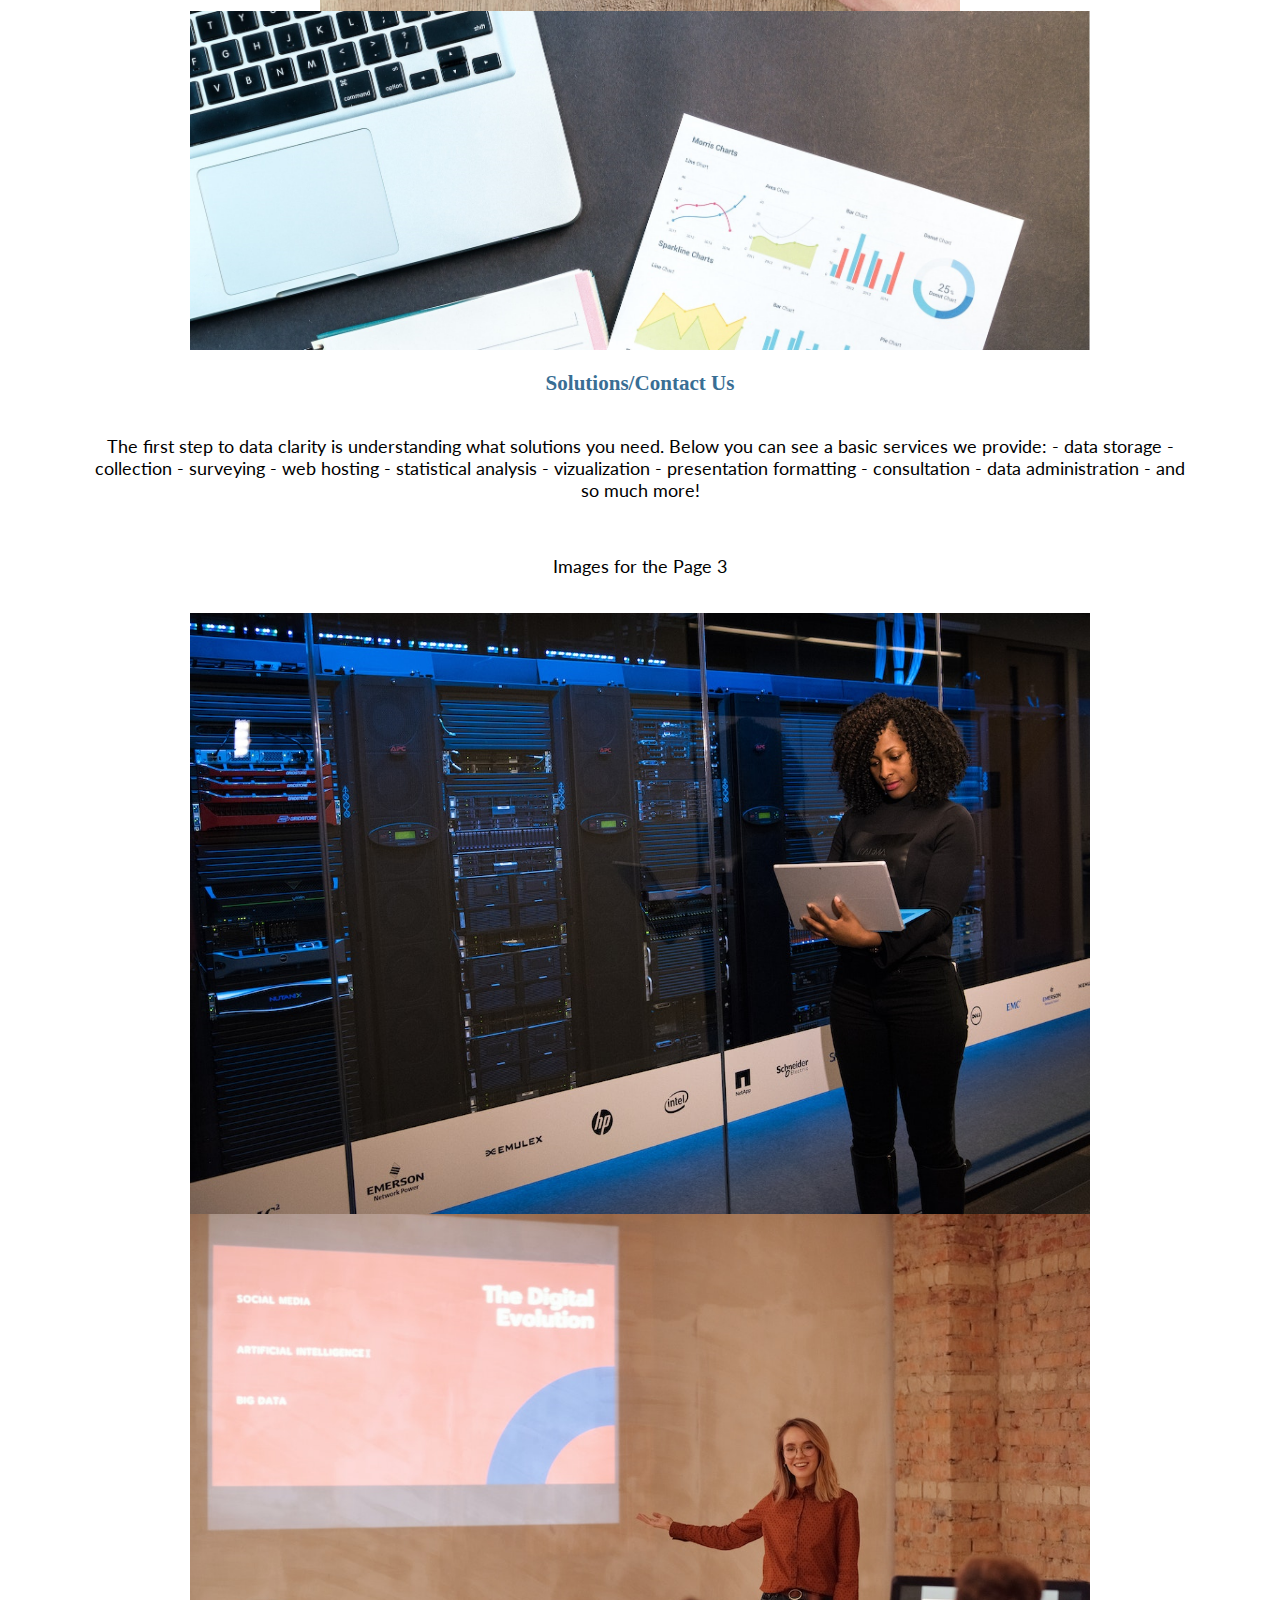
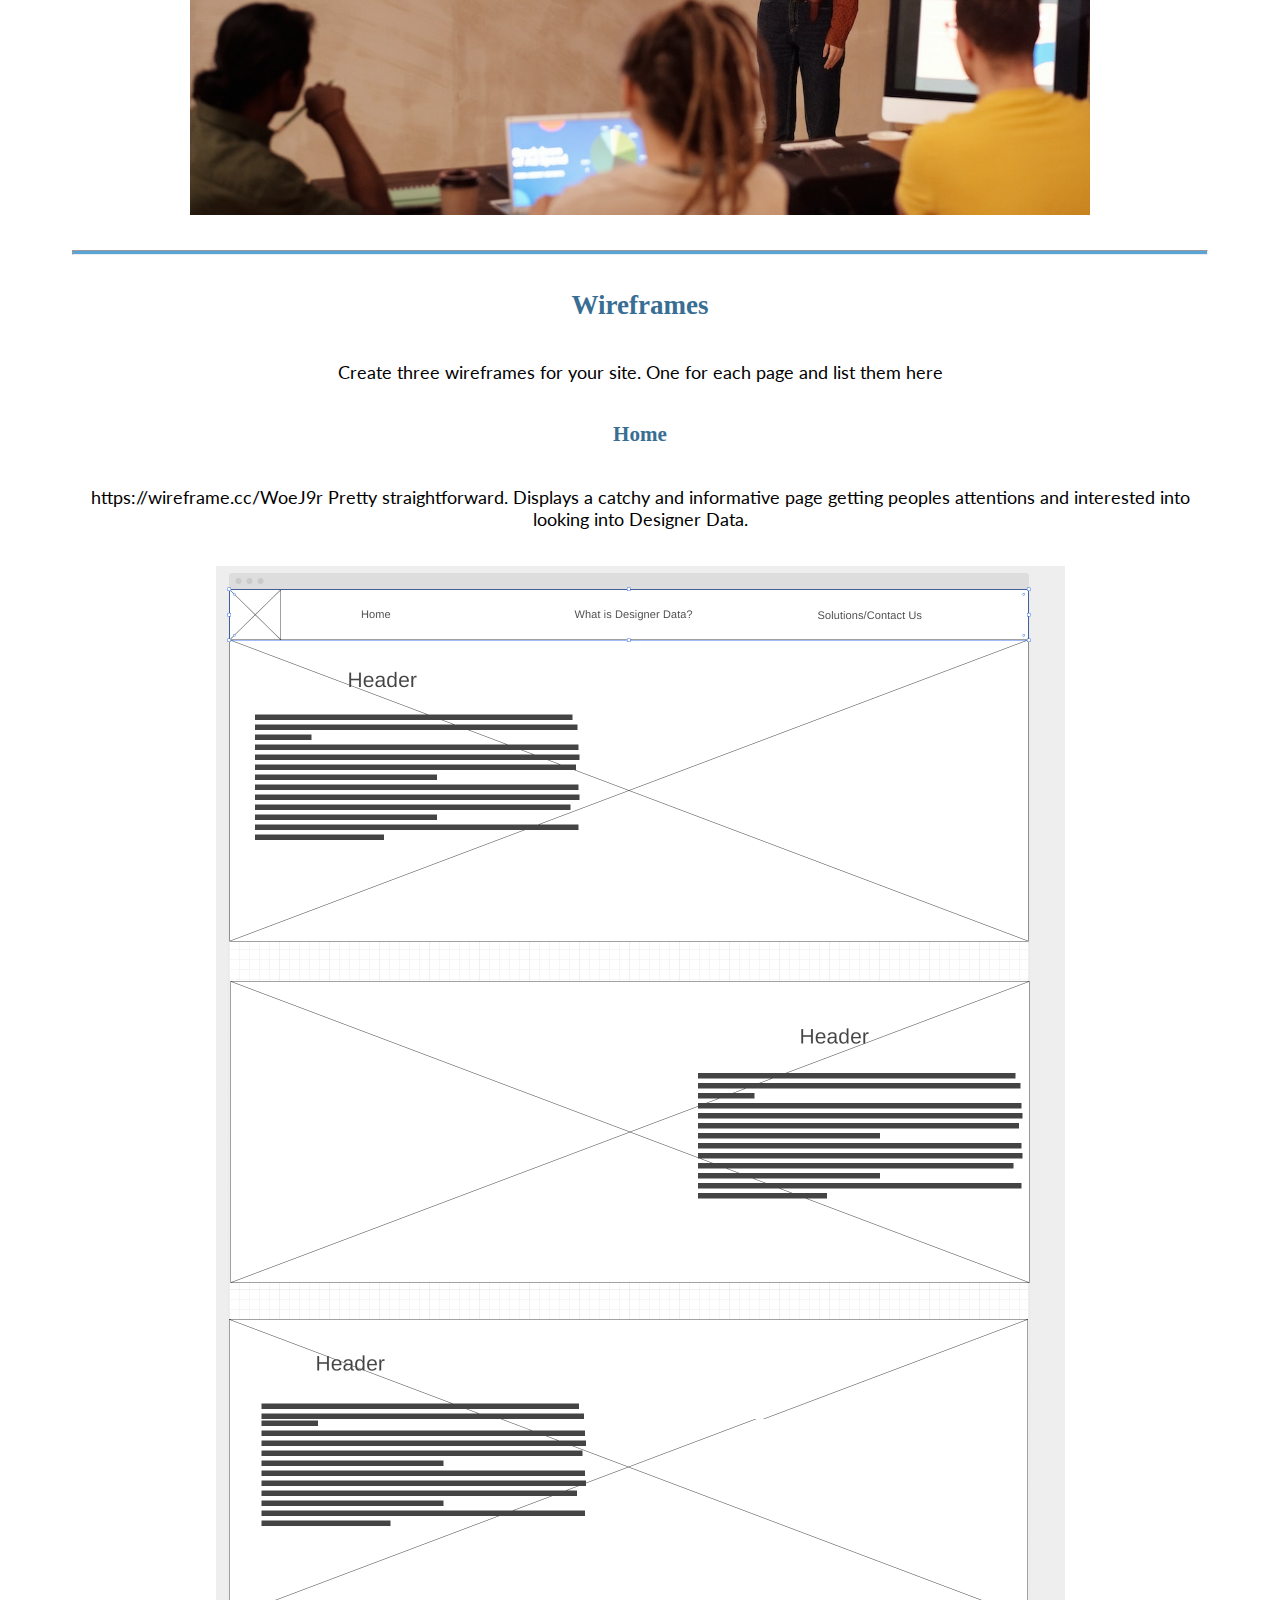
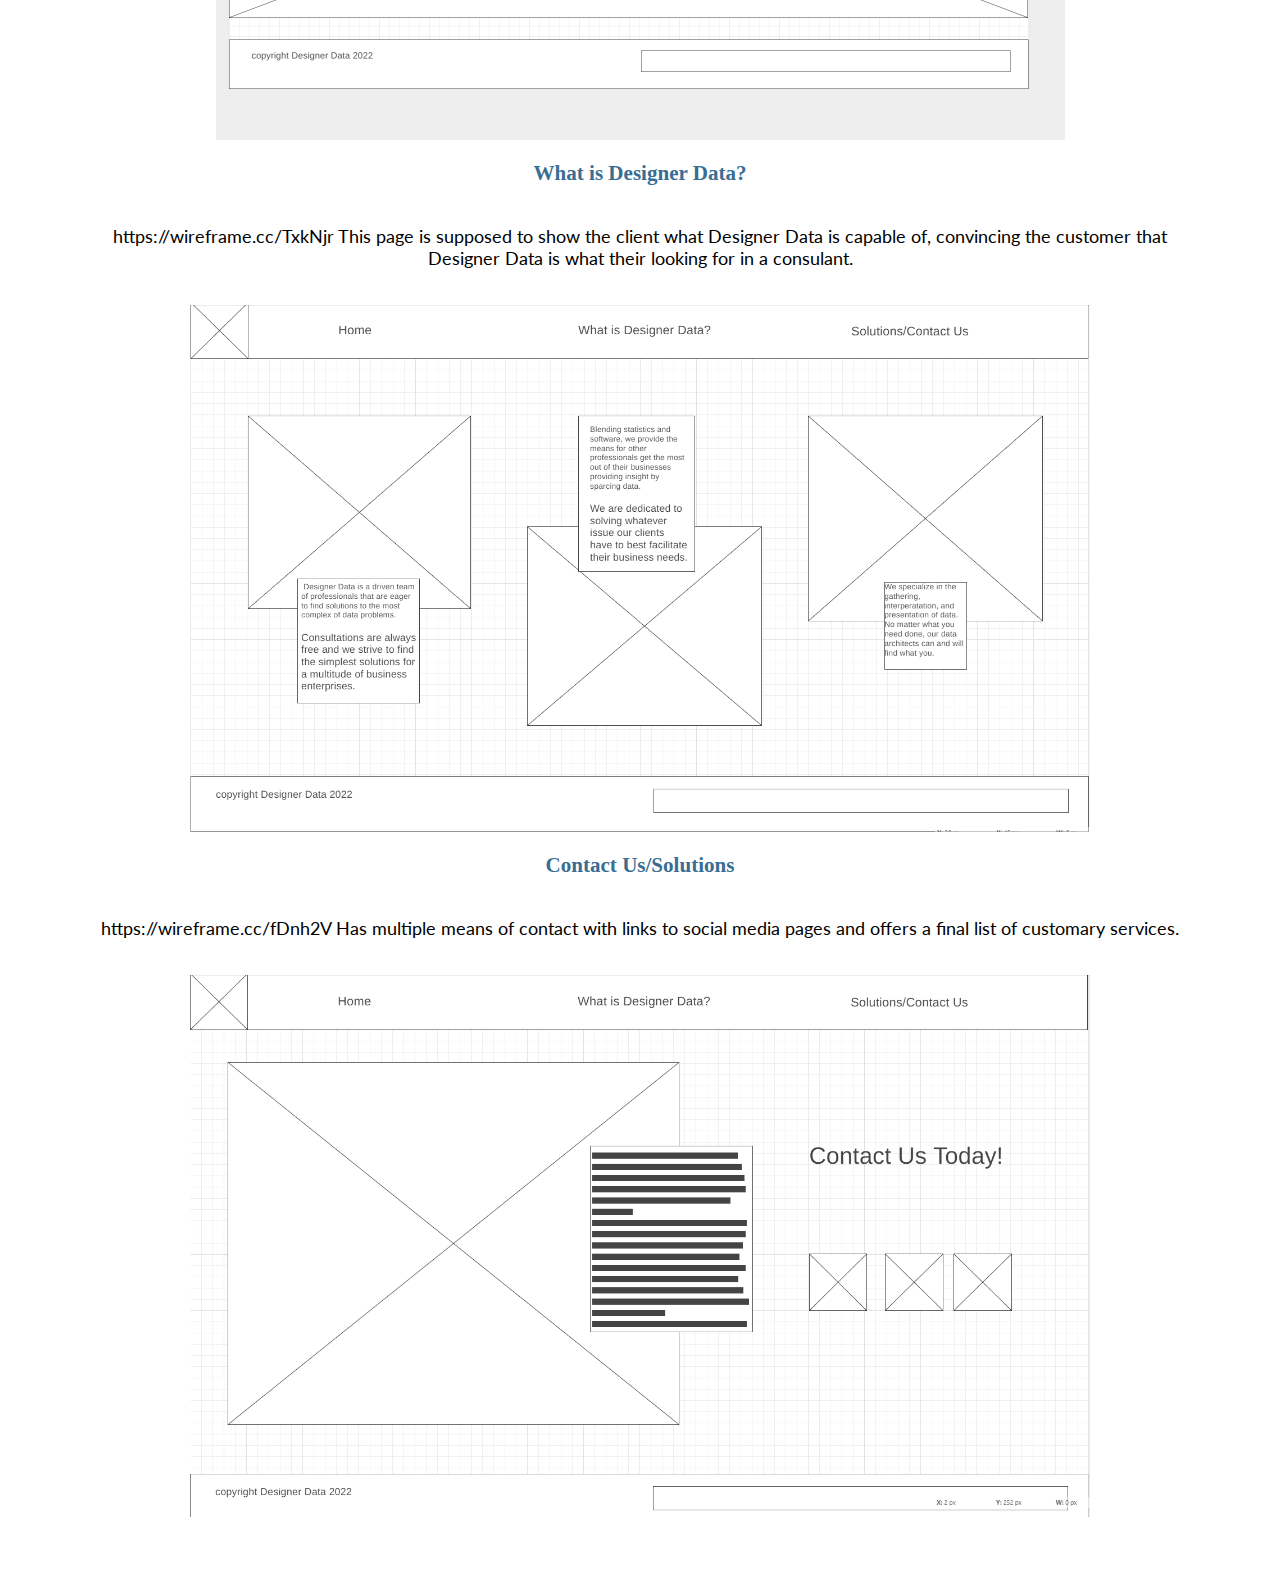
<file: designerdata/site-plan.html>
<!DOCTYPE html>
<html lang="en-us">
    
  <head>
    <meta charset="utf-8">
    <title>Site Plan</title>
    <link type="text/css" rel="stylesheet" href="styles/site-plan.css">
  </head>

  <body>
    <header>
      <h1>Designer Data Site Plan</h1>
      <h2>Brenton Thornock</h2>
      <h2>WDD 130</h2>
      <!-- In the header above, add the name or your site, your name and class number. For example if you are in section 3 you would put WDD 130.03 -->
    </header>
    <main>

      <!-- ------------------------Steps 2-3------------------------------ -->
      <hr>
      <h2>Overview</h2>
      <h3>Purpose</h3>
      <p>Data is all around us. From going to work in the morning to the shows binged each night, the flow of data is moving with us each and every day. Designer Data are here to consult and facilitate any and every data need in the world of information. </p>  <!-- change this -->


      <h3>Audience</h3>
      <p>The world of data is vast and ever growing. The need to collect, sample, query, organize, analyze, and display data is ever present. We look to work with anyone who needs to work with data in any way, from businesses to government to academia; we design data.</p>  <!-- change this -->

      <hr>
      <h2>Branding</h2>
      <h3>Website Logo</h3>
      <!-- Replace this with some sort of logo for your site.  A logo can be as simple as the name of your site in a nice font :) -->
      <img src="images/Designer Data-logos.jpeg" alt="Logo image">
      <hr>
      <h2>
        Style Guide
      </h2>

      <!-- ------------------------Steps 4-8------------------------------ -->

      <h3>
        Color Palette
      </h3>
      <!--  The colors you choose for a website are one of the most important decisions you will make. Follow the instructions on the activity in iLearn then return and replace the color codes below with the hex color codes (the 6 digit numbers that show at the bottom of each color) for the colors you have chosen below.  You should have at least 2 colors but do not have to fill in all 4 if you do not need them.  -->

      <!-- Copy and paste the URL to your finished palette below Make sure to paste it into both spots -->
      Palette URL: <a href="https://coolors.co/133c55-386fa4-59a5d8-84d2f6-ecfbfd" target="_blank">https://coolors.co/396e94-e7c24f-a43312-381d2a-aabd8c</a>


      <table class="colors">
        <tr><th>Primary</th><th>Secondary</th><th>Accent 1</th><th>Accent 2</th></tr>
        <!-- Replace the numbers in the boxes below with your hex color codes. Then switch to the site-plan.css file and change your colors there as well. -->
        <tr><td class="primary">[#133C55]</td><td class="secondary">[#386FA4]</td><td class="accent1">[#59A5D8]</td><td class="accent2">[#ECFBFD]</td></tr>
      </table>

      <!-- ------------------------Step 9------------------------------ -->

      <h3>
        Typography
      </h3>
      <!-- Choose a font for your paragraphs (body copy) and headlines. What font(s) have you chosen? Why did you choose what you did?  Make sure to review the list of web safe fonts at W3Schools.org as a starting point.  Think also about which of your colors above you might use for background and font colors. -->

      <h4>
        Heading Font: [Font Name here]  <!-- change this -->
      </h4>
      <h4>
        Paragraph Font: [Font Name here]  <!-- change this -->
      </h4>
      <h3>
        Normal paragraph example
      </h3>
      <p>
        Lorem ipsum dolor sit amet, consectetur adipiscing elit, sed do eiusmod tempor incididunt ut labore et dolore magna aliqua. Ut enim ad minim veniam, quis nostrud exercitation ullamco laboris nisi ut aliquip ex ea commodo consequat. Duis aute irure dolor in reprehenderit in voluptate velit esse cillum dolore eu fugiat nulla pariatur. Excepteur sint occaecat cupidatat non proident, sunt in culpa qui officia deserunt mollit anim id est laborum.
      </p>
      <h3>
        Colored paragraph example
      </h3>
      <p class="colored">
        Lorem ipsum dolor sit amet, consectetur adipiscing elit, sed do eiusmod tempor incididunt ut labore et dolore magna aliqua. Ut enim ad minim veniam, quis nostrud exercitation ullamco laboris nisi ut aliquip ex ea commodo consequat. 
      </p>

      <!-- ------------------------Step 10------------------------------ -->

      <h3>
        Navigation
      </h3>
      <!-- Think about how you want your navigation bar to look. In the site-plan.css file change the colors to your colors to get the look you desire. --> 
      <nav>
        <a href="#">Home</a>
        <a href="#">Page2</a>
        <a href="#">Page3</a>
      </nav>
      <hr>
      <h2>
        Site Map
      </h2>
      <div class="sitemap">
        <div class="sm-home">
          Home
        </div>
        <div class="sm-page2">
          [Page2] <!-- change this -->
        </div>
        <div class="sm-page3">
          [Page3]  <!-- change this -->
        </div>

        <div class="top">
          &nbsp;
        </div>
        <div class="left">
          &nbsp;
        </div>
        <div class="right">
          &nbsp;
        </div>

      </div>

      <!-- --------Content Section -------------- -->
      <hr>
      <h2>
        Content
      </h2>
      <h3>Home page</h3>
      <p>
        Are you a software designer that doesn't know what information people are looking for? 
        Do you have a sales team and no idea what tactics are the most useful in drawing in people? 
        Or maybe your an executive that needs to sparse what teams are producing vs those that are lagging behind? You're not alone. 
        The datasphere that encapsulates our world is for everyone and were here to help.
        No matter what information you need, Designer Data is here to to help. 
      </p>
      <p>Images for the Home page</p>
        <img src="images/question.jpg" alt="image for homepage">
        <img src="images/stonks.jpg" alt="image for homepage">

      </ul>
      <h3>What is Designer Data?</h3>
      <p>
        Designer Data is a driven team of professionals that are eager to find solutions to the most complex of data problems. 
        Blending statistics and software, we provide the means for other professionals get the most out of their businesses providing insight by sparcing data. 
        We specialize in the gathering, interperatation, and presentation of data. No matter what you need done, our data architects can and will find what you. 
      </p>
      <p>Images for the Page 2</p>
        <img src="images/rise.jpg" alt="image for page">
        <img src="images/charts.jpeg" alt="image for page">

      </ul>
      <h3>Solutions/Contact Us</h3>
      <p>
        The first step to data clarity is understanding what solutions you need. Below you can see a basic services we provide:

        - data storage
        - collection - surveying
        - web hosting
        - statistical analysis
        - vizualization 
        - presentation formatting
        - consultation
        - data administration
        - and so much more!
      </p>
      <p>Images for the Page 3</p>
        <img src="images/server.jpg" alt="image for page3">
        <img src="images/presentation.jpg" alt="image for page3">

      </ul>
      <hr>
      <h2>
        Wireframes
      </h2>
      <p>
        Create three wireframes for your site. One for each page and list them here</p>

      <h3>Home</h3>
      <p>         
        https://wireframe.cc/WoeJ9r
        Pretty straightforward. Displays a catchy and informative page getting peoples attentions and interested into looking into Designer Data.

      </p>
      <img src="images/home_wireframe.png" alt="home page wireframe">

      <h3>What is Designer Data?</h3>
      <p>         
        https://wireframe.cc/TxkNjr
        This page is supposed to show the client what Designer Data is capable of, convincing the customer that Designer Data is what their looking for in a consulant. 
      
      </p>
      <img src="images/page_2_wireframe.png" alt="page 2 wireframe">

      <h3>Contact Us/Solutions</h3>
      <p>         
        https://wireframe.cc/fDnh2V
        Has multiple means of contact with links to social media pages and offers a final list of customary services.   
      </p>
      <img src="images/page_3_wireframe.png" alt="page 3 wireframe">
    </main>
  </body>

</html>
</file>
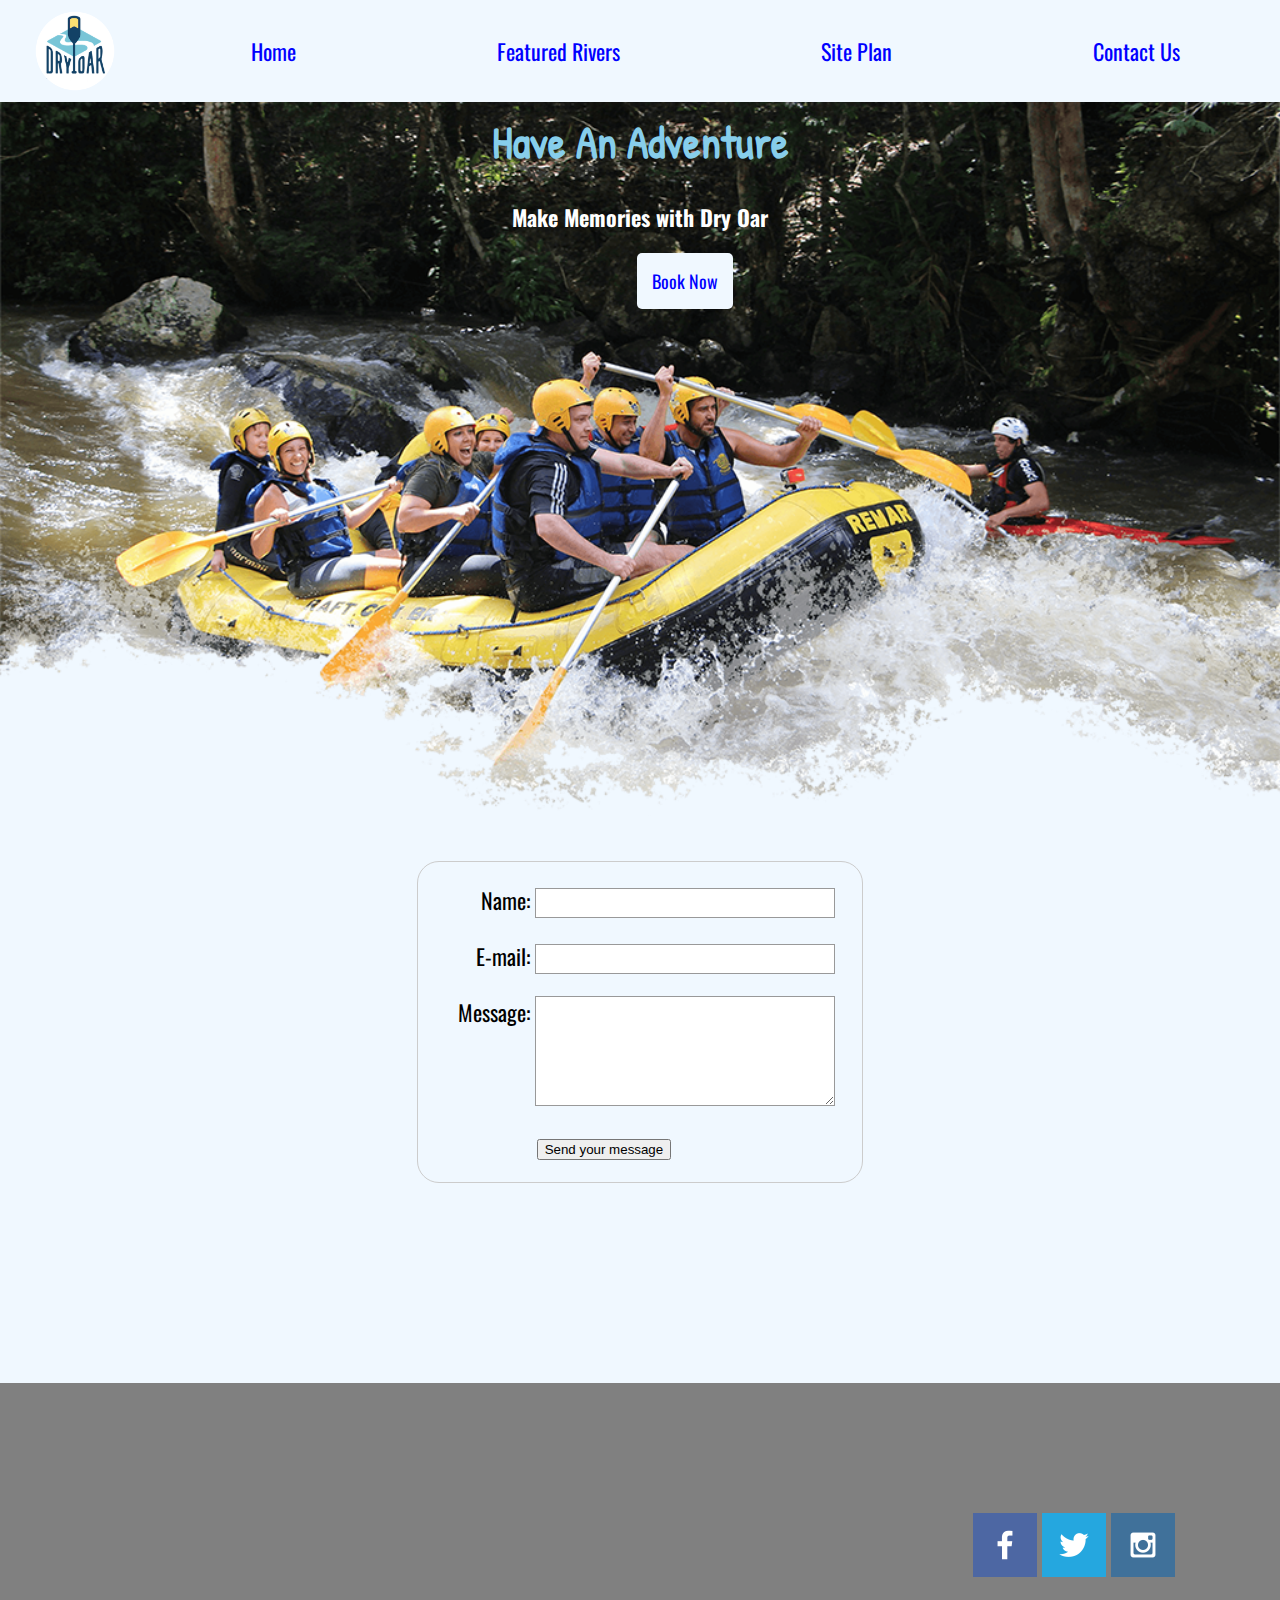
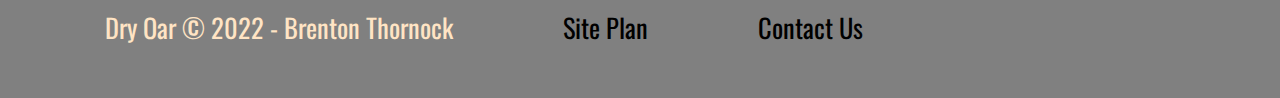
<file: wwr/contactus.html>
<!DOCTYPE html>
<html lang="en">
<head>
    <link rel="stylesheet" href="styles/style.css">
    <meta charset="UTF-8">
    <meta http-equiv="X-UA-Compatible" content="IE=edge">
    <meta name="viewport" content="width=device-width, initial-scale=1.0">
    <title>Contact Us or Form</title>
</head>
<body>
    <div>
    <header>
        <a href="index.html" id="logo_link">
            <img class="logo" src="images/logo.png" alt="Dry Oar Logo">
        </a>
        <nav>
            <a href="index.html">Home</a>
            <a href="rivers.html">Featured Rivers</a>
            <a href="site-plan-rafting.html">Site Plan</a>
            <a href="contactus.html">Contact Us</a>
        </nav>
    </header>
    <div id="hero">
        <div id="hero-box">
            <img id="hero-img" src="images/hero.png" alt="People enjoying rafting"/>
        </div>
        <Section id="hero-msg">
            <h1 class="home-title">Have An Adventure</h1>
            <h4>Make Memories with Dry Oar</h4>
            <div class="button box"> 
                <a class="book" href="contactus.html">Book Now</a>
            </div>
        </Section>
    </div>
    <main class="form">
        <div id="feedback"></div>
        <form action="/my-handling-form-page" method="post">
            <ul>
              <li>
                <label for="name">Name:</label>
                <input type="text" id="name" name="user_name" />
              </li>
              <li>
                <label for="mail">E-mail:</label>
                <input type="email" id="mail" name="user_email" />
              </li>
              <li>
                <label for="msg">Message:</label>
                <textarea id="msg" name="user_message"></textarea>
              </li>
              <li class="button">
                <button type="submit">Send your message</button>
              </li>
            </ul>
          </form>
    </main>
    <footer>
        <p>Dry Oar &copy; 2022 - Brenton Thornock</p>
        <p><a href="site-plan-rafting.html">Site Plan</a></p>
        <p><a href="contactus.html">Contact Us</a></p>
        <div class="social">
            <a href="https://facebook.com" target="_blank">
                <img src="images/facebook.png" alt="fb icon">
            </a>
            <a href="https://twitter.com" target="_blank">
                <img src="images/twitter.png" alt="twitter icon">
            </a>
            <a href="https://instagram.com" target="_blank">
                <img src="images/instagram.png" alt="instagram icon">
            </a>
        </div>
    </footer>
    </div>
</body>
<script>
    // get the feedback div element so we can do something with it.
    const feedbackElement = document.getElementById('feedback');
    // get the form so we can read what was entered in it.
    const formElement = document.forms[0];
    // add a 'listener' to wait for a submission of our form. When that happens run the code below.
    formElement.addEventListener('submit', function(e) {
        // stop the form from doing the default action.
        e.preventDefault();
        // set the contents of our feedback element to a message letting the user know the form was submitted successfully. Notice that we pull the name that was entered in the form to personalize the message!
        feedbackElement.innerHTML = 'Hello '+ formElement.user_name.value +'! Thank you for your message. We will get back with you as soon as possible!';
        // make the feedback element visible.
        feedbackElement.style.display = "block";
        // add a class to move everything down so our message doesn't cover it.
        document.body.classList.toggle('moveDown');
    });
</script>
</html>
</file>
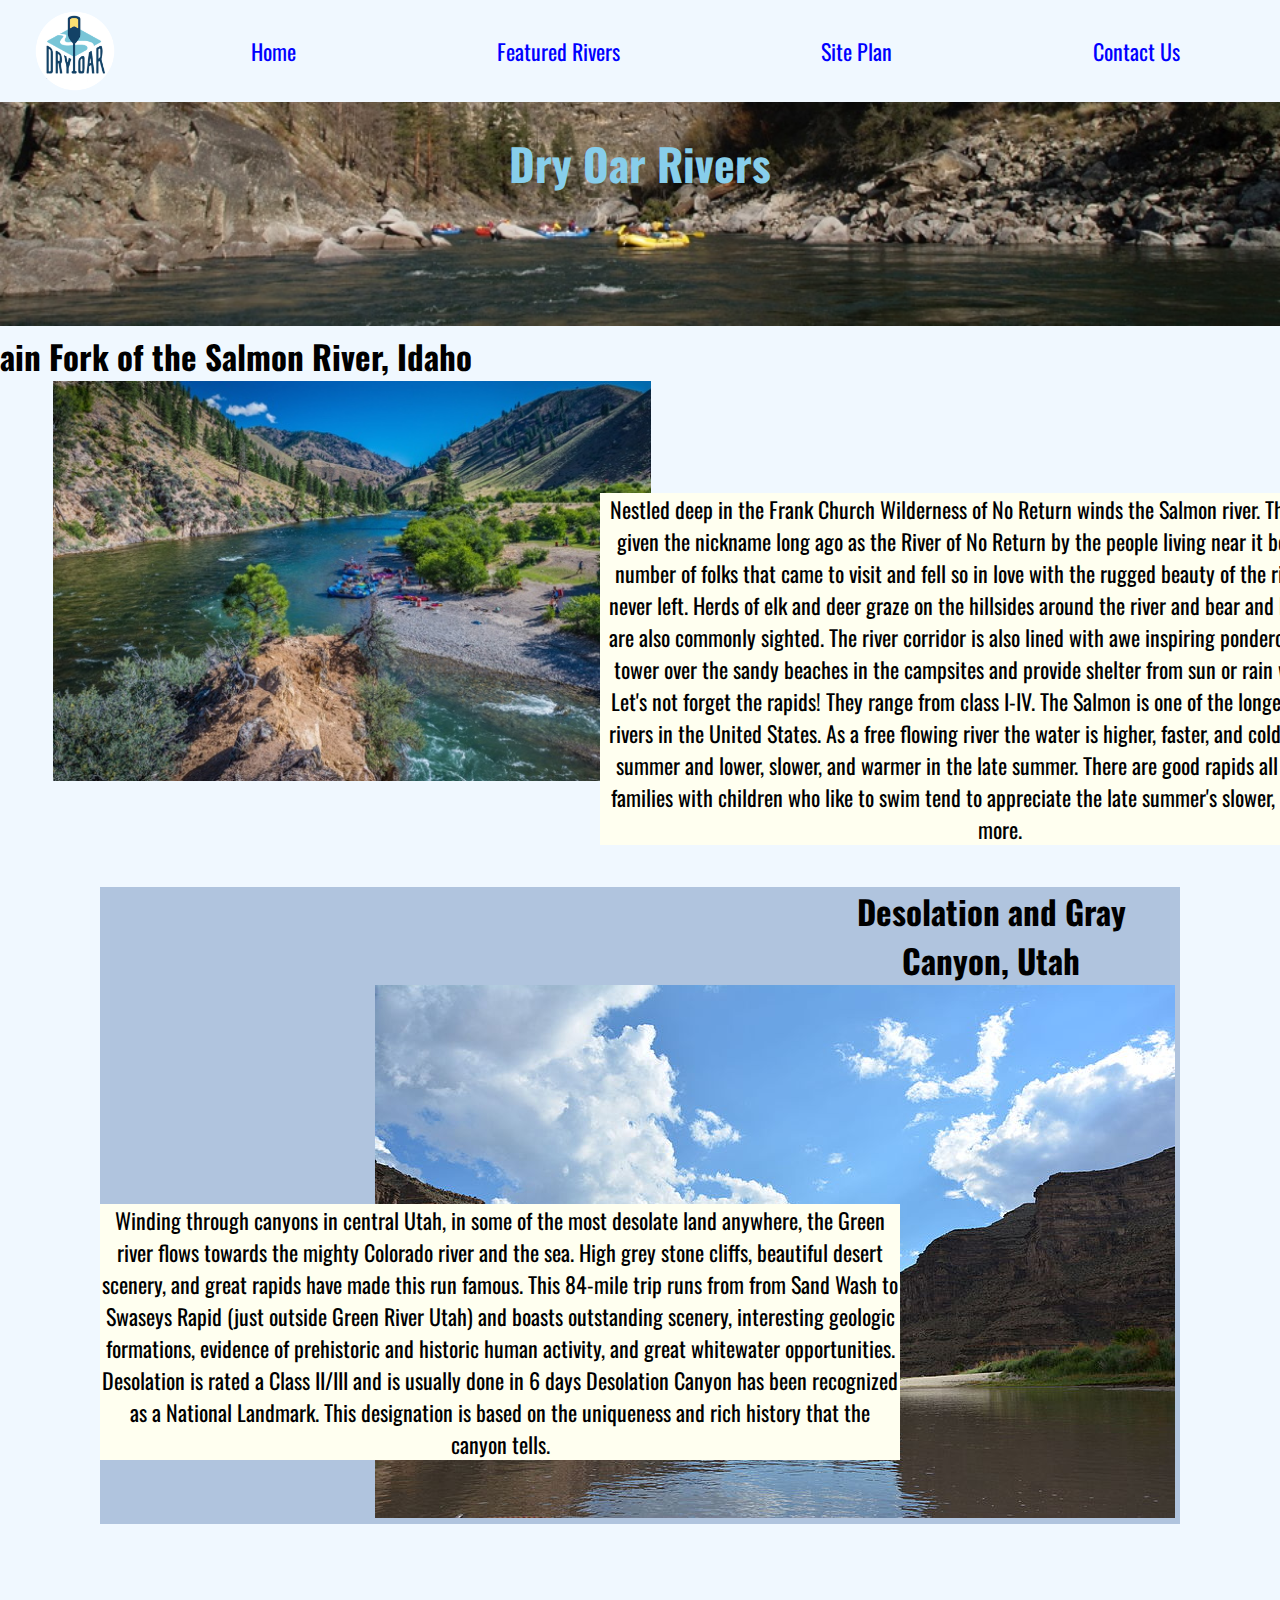
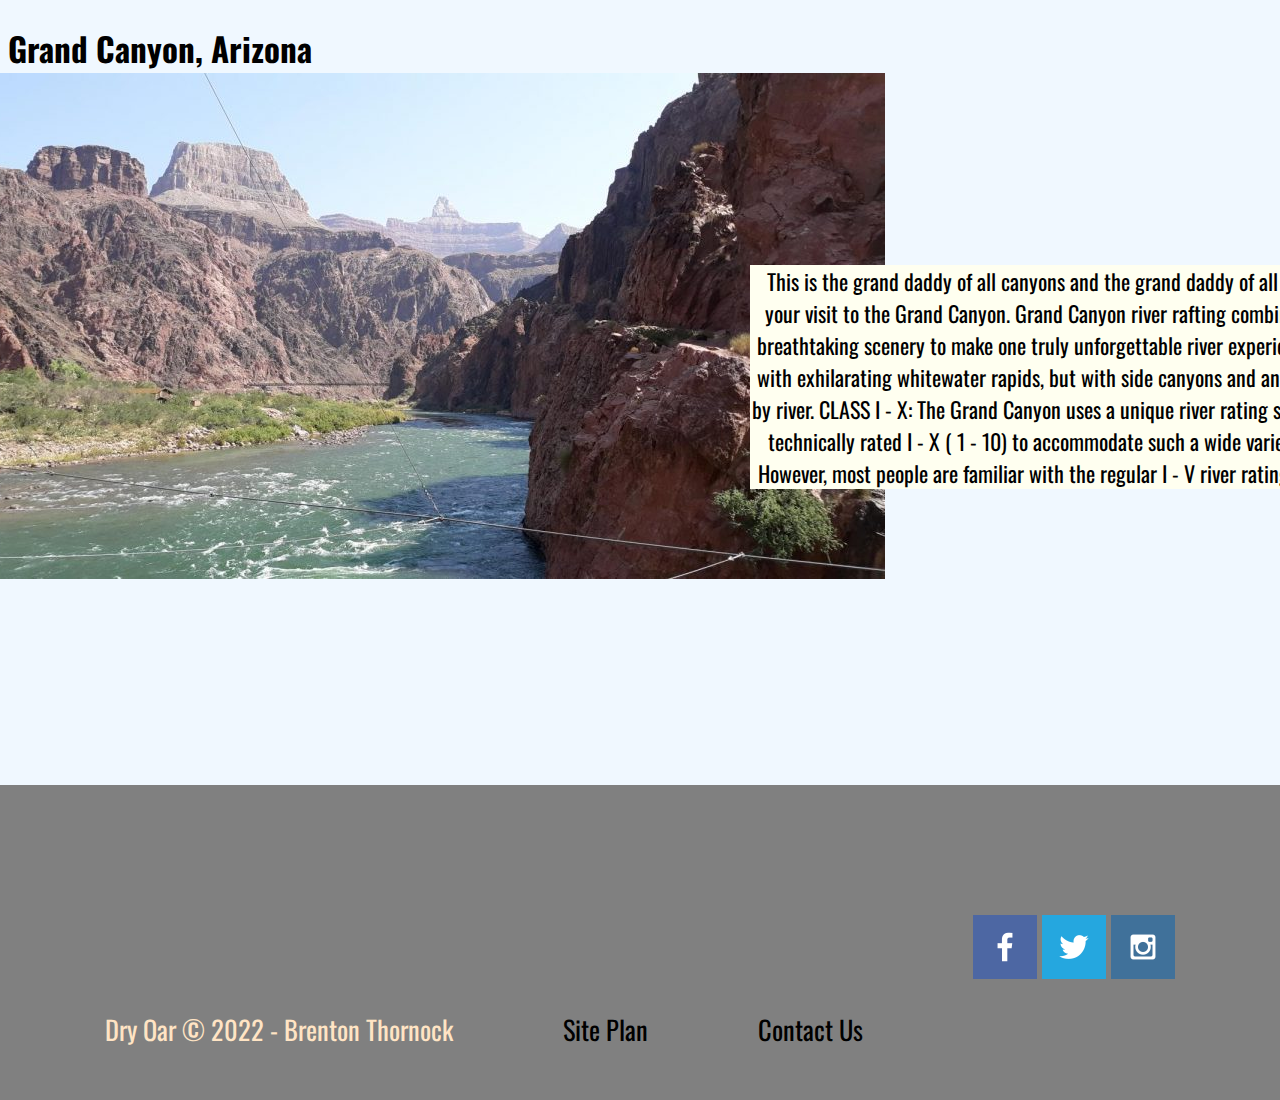
<file: wwr/rivers.html>
<!DOCTYPE html>
    <html lang="en">
    <head>
        <link rel="stylesheet" href="styles/style.css">
        <meta charset="UTF-8">
        <meta http-equiv="X-UA-Compatible" content="IE=edge">
        <meta name="viewport" content="width=device-width, initial-scale=1.0">
        <title>Whitewater Rafting Vacations | Dry Oar Boating | Home</title>
    </head>
    <body>
        <div>
        <header>
            <a href="index.html" id="logo_link">
                <img class="logo" src="images/logo.png" alt="Dry Oar Logo">
            </a>
            <nav>
                <a href="index.html">Home</a>
                <a href="rivers.html">Featured Rivers</a>
                <a href="site-plan-rafting.html">Site Plan</a>
                <a href="contactus.html">Contact Us</a>
            </nav>
        </header>
        <div id="hero">
            <div id="hero-box">
                <img id="hero-img" src="images/river-wide3.jpg" alt="People enjoying rafting"/>
            </div>
            <Section id="hero-msg">
                <h1 class="river-title">Dry Oar Rivers</h1>
            </Section>
        </div>
        <main class="river-grid">
            <section class="main_fork">
                <h2>Main Fork of the Salmon River, Idaho</h2>
                <img src="images/salmon_river.jpg" alt="">
                <p>
                    Nestled deep in the Frank Church Wilderness of No Return winds the Salmon river. The Salmon was given the nickname long ago as the River of No Return by the people living near it because of the number of folks that came to visit and fell so in love with the rugged beauty of the river that they never left.

                    Herds of elk and deer graze on the hillsides around the river and bear and bighorn sheep are also commonly sighted. The river corridor is also lined with awe inspiring ponderosa pine which tower over the sandy beaches in the campsites and provide shelter from sun or rain when needed.
                    
                    Let's not forget the rapids! They range from class I-IV. The Salmon is one of the longest undammed rivers in the United States. As a free flowing river the water is higher, faster, and colder in the early summer and lower, slower, and warmer in the late summer. There are good rapids all summer...but families with children who like to swim tend to appreciate the late summer's slower, warmer water more.
                </p>
            </section>
            <section class="desolation">
                <h2>Desolation and Gray Canyon, Utah</h2>
                <img src="images/desolate_canyon.jpg" alt="">
                <p>
                    Winding through canyons in central Utah, in some of the most desolate land anywhere, the Green river flows towards the mighty Colorado river and the sea. High grey stone cliffs, beautiful desert scenery, and great rapids have made this run famous. This 84-mile trip runs from from Sand Wash to Swaseys Rapid (just outside Green River Utah) and boasts outstanding scenery, interesting geologic formations, evidence of prehistoric and historic human activity, and great whitewater opportunities.

                    Desolation is rated a Class II/III and is usually done in 6 days
                    
                    Desolation Canyon has been recognized as a National Landmark.  This designation is based on the uniqueness and rich history that the canyon tells.
                </p>
            </section>
            <section class="grand_canyon">
                <h2>Grand Canyon, Arizona</h2>
                <img src="images/grand_canyon.jpg" alt="">
                <p>
                    This is the grand daddy of all canyons and the grand daddy of all river trips. You will never forget your visit to the Grand Canyon.

                    Grand Canyon river rafting combines world-class whitewater with breathtaking scenery to make one truly unforgettable river experience. The canyon is filled not only with exhilarating whitewater rapids, but with side canyons and ancient indian ruins accessible only by river.
                    
                    CLASS I - X: The Grand Canyon uses a unique river rating scale. The rapids in the Canyon are technically rated I - X ( 1 - 10) to accommodate such a wide variety of rapids and river variances. However, most people are familiar with the regular I - V river rating scale, so we often refer to both.
                </p>

            </section>

        </main>
        <footer>
            <p>Dry Oar &copy; 2022 - Brenton Thornock</p>
            <p><a href="site-plan-rafting.html">Site Plan</a></p>
            <p><a href="contactus.html">Contact Us</a></p>
            <div class="social">
                <a href="https://facebook.com" target="_blank">
                    <img src="images/facebook.png" alt="fb icon">
                </a>
                <a href="https://twitter.com" target="_blank">
                    <img src="images/twitter.png" alt="twitter icon">
                </a>
                <a href="https://instagram.com" target="_blank">
                    <img src="images/instagram.png" alt="instagram icon">
                </a>
            </div>
        </footer>
        </div>
    </body>
    </html>
</file>
<file: designerdata/styles/style.css>
header {
    background-color: #386FA4;
    display: grid;
    grid-template-columns: 300px repeat(3, 1fr);
}

nav a{
    text-align: center;
    color: #84D2F6;
    text-decoration: none;
    padding: 35px;
}

nav {
    display: flex;
    justify-content: space-around;
}

nav a:hover {
    background-color: #133C55;
    color: #ECFBFD;
}

footer {
    background-color: gray;
    color: bisque;
    padding: 25px 50px;
    margin-top: 200px;
    display: flex;
    justify-content: space-around;
    align-items: center;
}

.charts-card{
    display: grid;
    grid-template-columns: 45% 10% 45%;
    grid-template-rows: repeat(6, 120px);
}

.question-card {
    display: grid;
    grid-template-columns: 45% 10% 45%;
    grid-template-rows: repeat(6, 120px);
}

.stonks-card {
    display: grid;
    grid-template-columns: 45% 10% 45%;
    grid-template-rows: repeat(6, 120px);
}


.main-mainpage img{
    grid-column: 1/4;
    grid-row: 1/7;
    min-width: max-content;
    background-color: #55ACEE;
}

main div{
    margin: 120px;
}

footer a:hover{
    color: blue;
}

.logo {
    max-width: 300px;
}

main h2 {
    position: absolute;
    grid-column: 1/2;   
    grid-row: 1/2;
    z-index: 1;
    margin-top: 200px;
    background-color: #84D2F6;
    text-align: justify;
    display: inline;
    font-size: xx-large;
    margin-left: 50px;
    display: block;
}

main p{
    position: static;
    text-size-adjust: 125%;
    grid-column: 1/2;
    grid-row: 3/5;
    max-width: 500px;
    background-color: #84D2F6;
    margin-left: 120px;
    opacity: 75%;
    text-align: center;
    line-height: 1.5;
    display: inline-block;
    vertical-align: middle;
    font-size: x-large;
    border-radius: 10%;
    border: 10px solid #386FA4;
    box-shadow: 5px 5px 10px darkslategray
}

.question-card h2{
    position: static;
    grid-column: 3/4;
}

.question-card p{
    position: static;
    grid-column: 3/4;
    margin-left: 0px;
}

.fa {
    padding: 20px;
    font-size: 50px;
    width: 20px;
    text-align: center;
    text-decoration: none;
    border-radius: 50%;
  }
  
  .fa:hover {
    opacity: 0.7;
  }
  
  
  .fa-facebook {
    background: #3B5998;
    color: white;
  }
  
  .fa-twitter {
    background: #55ACEE;
    color: white;
  }

  .fa-instagram {
    background: darkslateblue;
    color: white;
  }

  .fa-google {
    background: lightcoral;
    color: white;
  }

.main-grid {
    display: grid;
    grid-template-columns: repeat(3, 540px);
    grid-template-rows: repeat(6, 200px);
    align-items: center;
    justify-content: center;
}

.main-grid img{
    max-width: 540px;
    align-items: center;
    padding: 10px;
}

.main-grid p {
    position: static;
    grid-row: 4/6;
    box-shadow: 5px 5px 10px darkslategray;
    padding: 10px;
    margin-left: 10px;
}

.rise-card {    
    grid-column: 1/2;
    grid-row: 2/4;
}

.stonks2-card {
    grid-column: 2/3;
    grid-row: 4/6;
}

.archive-card {
    grid-column: 3/4;
    grid-row: 2/4;
}

.main-grid p{
    display: block;
    justify-self: center;
    margin-left: -15px;
    box-shadow: 5px 5px 10px darkslategray
}

.contactp{
    margin-top: -50%;
}

.social{
    margin-top: -30%;
    margin-left: 45%;
    margin-bottom: 500px;
    color: azure;
    justify-content: center;
}

.contact_main{  
   justify-content: center;
}
</file>
<file: wwr/styles/style.css>
@import url('https://fonts.googleapis.com/css2?family=Oswald:wght@300&family=Patrick+Hand&display=swap');

.home-title {
    font-family: "Patrick Hand", sans-serif;
    font-size: 2em;
    margin-top: 10px;
}

#hero {
    display: grid;
    grid-template-columns: 1fr 3fr 1fr;
    margin-top: -100px;
}

#hero-box {
    grid-column: 1/4;
    grid-row: 1/3;
    z-index: -1;
}

.home-grid {
    display: grid;
    grid-template-columns: repeat(11, 1fr);
}



.rivers-card {
    grid-column: 2/4;
    grid-row: 2/3;
}

.camping-card {
    grid-column: 5/7;
    grid-row: 2/3;
}

.rapids-card {
    grid-column: 8/10;
    grid-row: 2/3;
}

.mountains {
    grid-column: 2/7;
    grid-row: 5/8;
    box-shadow: 5px 5px 10px darkslategray;
}

.msg {
    grid-column: 6/10;
    grid-row: 6/7;
    background-color: cadetblue;
    padding: 35px;
    box-shadow: 5px 5px 10px darkslategray;
}

.card-img, .mountains {
    width: 100%;
}

.card-img {
    border: 10px solid slategray;
    transition: transform .5s;
    box-shadow: 5px 5px 10px darkslategray;
}

.card-img:hover {
    opacity: .6;
    transform: scale(1.1);
}

div {
    max-width: 1600px;
}

#content{
    margin: 0 auto;
}

nav a{
    text-align: center;
    color: blue;
    text-decoration: none;
    padding: 35px;
}

nav {
    display: flex;
    justify-content: space-around;
}

#hero-msg {
    text-align: center;
    grid-column: 2/3;
    grid-row: 1/2;
    margin-top: 100px;
}

#hero-msg h4{
    color:white
}

#hero-msg h1{
    color: skyblue;
}

.button-box{
    text-align: center;
}

main section{
    text-align: center;
}

#background {
    height: 725px;
    background-color: aliceblue;
    grid-column: 1/11;
    grid-row: 4/9;
}

body {
    background-color: aliceblue;
    font-size: 22px;
    font-family: Oswald, Helvetica, sans-serif;
    margin: 0;
    padding: 0;

}

header {
    background-color: aliceblue;
    display: grid;
    grid-template-columns: 150px auto;
}

nav a:hover {
    background-color: aliceblue;
    color: blue;
}

.book {
    background-color: aliceblue;
    color: blue;
    text-decoration: none;
    font-size: 18px;
    padding: 15px;
    margin-top: 50px;
    border-radius: 5px;
}

.join {
    background-color: aliceblue;
    color: blue;
    text-decoration: none;
    font-size: 18px;
    padding: 15px;
    margin-top: 50px;
    border-radius: 5px;
}

.book:hover {
    background-color: aliceblue;
    color: aqua;
}

.join:hover {
    background-color: aliceblue;
    color: aqua;
}

.msg {
    background-color: aliceblue;
    line-height: 1.5em;
    padding: 35px;
}

footer {
    background-color: gray;
    color: bisque;
    padding: 25px 50px;
    margin-top: 200px;
    display: flex;
    justify-content: space-around;
    align-items: center;
}

.home-title {
    color: blue
}

h4 {
    color: darkslategray;
}

.msg h2{
    color: black;
    font-family: Oswald, Helvetica, sans-serif;
}

.msg p{
    color: black;
    font-size: .8em ;
    padding-bottom: 15px;
}

footer a {
    color: black;
    text-decoration: none;
}

footer a:hover{
    color: blue;
}

.logo {
    width: 80px;
    border-radius: 5px;
}

.icon {
    width: 80px;
    padding-top: 10px;
    border-radius: 15px;
}

#hero-img{
    width: 100%;
}

footer p{
    font-size: 1.2em;
    margin-top: 200px;
}

footer p a:hover{
    text-decoration: underline;
}

h2 {
    margin: 0;
}

#logo_link {
    padding-top: 5px;
    justify-self: center;
    align-self: center;
}

footer .social img {
    padding-top: 15px;
}

main section img {
    box-sizing: border-box;
}

.card-img {
    border: 10px solid darkslategray;
}

.main_fork{
    margin-bottom: 100px;
}
.main_fork h2{
    margin-left: -65%;
}

.main_fork img{
    margin-left: -45%;
    height: 400px;
    z-index: -1;
}

.main_fork p{
    position: absolute;
    margin-left: 600px;
    margin-top: -23%;
    margin-bottom: 500px;
    width: 800px;
    background-color: ivory;
    z-index: 1;
}


.desolation{
    background-color: lightsteelblue;
    margin: 100px;
}

.desolation h2{
    margin-left: 65%;
}

.desolation img{
    margin-left: 25%;
}

.desolation p{
    position: absolute;
    width: 800px;
    margin-right: 550px;
    margin-top: -25%;
    margin-bottom: 350px;
    background-color: ivory;
    z-index: 1;
}

.grand_canyon h2{
    margin-left: -75%;
}

.grand_canyon img{
    margin-left: -32%;
    z-index: -1;
}

.grand_canyon p{
    position: absolute;
    margin-left: 750px;
    margin-top: -25%;
    margin-bottom: 250px;
    width: 800px;
    background-color: ivory;
    opacity: 100%;
    z-index: 1;
}


/* @media screen and (max-width: 900px) {
    #hero, .home-grid {
        display: block;
        height: auto;
    }
    nav, footer {
        flex-direction: column;
    }
    nav a {
        display: block;
        padding: 15px;
    }
    #hero {
        margin-top: 0;
    }
    #hero-msg {
        margin-top: 0;
    }
    #hero-msg h4 {
        display: none;
    }
    .home-title {
        font-size: 25px;
        color: #6f7364;
    }
    .rivers-card, .camping-card, .rapids-card { 
        margin: 50px auto;
        width: 60%;
    }
    #background {
        display: none;
    }
    .mountains, .msg {
        width: 80%;
        display: block;
        margin: 0 auto;
    }
    footer {
        margin-top: 25px;
    }
} */

form {
    /* Center the form on the page */
    margin: 0 auto;
    width: 400px;
    /* Form outline */
    padding: 1em;
    border: 1px solid #ccc;
    border-radius: 1em;
  }
  
  ul {
    list-style: none;
    padding: 0;
    margin: 0;
  }
  
  form li + li {
    margin-top: 1em;
  }
  
  label {
    /* Uniform size & alignment */
    display: inline-block;
    width: 90px;
    text-align: right;
  }
  
  input,
  textarea {
    /* To make sure that all text fields have the same font settings
       By default, textareas have a monospace font */
    font: 1em sans-serif;
  
    /* Uniform text field size */
    width: 300px;
    box-sizing: border-box;
  
    /* Match form field borders */
    border: 1px solid #999;
  }
  
  input:focus,
  textarea:focus {
    /* Additional highlight for focused elements */
    border-color: #000;
  }
  
  textarea {
    /* Align multiline text fields with their labels */
    vertical-align: top;
  
    /* Provide space to type some text */
    height: 5em;
  }
  
  .button {
    /* Align buttons with the text fields */
    padding-left: 90px; /* same size as the label elements */
  }
  
  button {
    /* This extra margin represent roughly the same space as the space
       between the labels and their text fields */
    margin-left: 0.5em;
  }

  #feedback {
    background-color: antiquewhite;
    position: absolute;
    top: 0;
    left: 0;
    right: 0;
    padding: .5em;
    /* make this element invisible until we are ready for it */
    display: none;      
}
.moveDown {
    margin-top: 3em;
}
</file>
<file: positionstyles.css>
/* CSS - Name: "positionstyles.css" */
/* Activity 1 styles */
.content1 {
  /* This is the parent of the activity 1 boxes. */
  display: grid;
  grid-template-columns: 1fr 1fr;
  justify-items: center;
  grid-gap: 20px;
}
.red1 { 
  width: 100%; 
  height: 100px; 
  background-color: red; 
  grid-column: 1/3;

} 
.green1 {
  width: 200px; 
  height: 200px; 
  background-color: green; 

} 
.yellow1 {
  width: 200px; 
  height: 200px; 
  background-color: gold; 
} 
.blue1 {
  width: 100%; 
  height: 100px; 
  background-color: blue; 
  grid-column: 1/3;
} 
/* Activity 2 styles */ 
.content2 {
  /* This is the parent of the activity 2 boxes. */

}
.red2 {
  width: 100px; 
  height: 100px; 
  background-color: red; 
} 
.green2 { 
  width: 100px; 
  height: 100px; 
  background-color: green; 
  z-index: 1;
  margin-top: -50px;
  margin-left: 50px;
} 
.yellow2 {
  width: 100px; 
  height: 100px; 
  background-color: gold; 
  z-index: 2;
  margin-top: -50px;
  margin-left: 100px;
} 
.blue2 {
  width: 100px; 
  height: 100px; 
  background-color: blue; 
  z-index: 3;
  margin-top: -50px;
  margin-left: 150px;
} 
/* Activity 3 styles */ 
.content3 {
  /* This is the parent of the activity 3 boxes. */
  display: grid;
  grid-template-columns: 3fr 1fr 3fr;
}
.red3 {
  width: 100%; 
  height: 100px; 
  background-color: red; 
  grid-column: 1/7;
} 
.green3 {
  width: 100%; 
  height: 200px; 
  background-color: green;
  grid-column: 1/2;
} 
.yellow3 {
  width: 100%; 
  height: 200px; 
  background-color: gold; 
  grid-column: 3/7;
} 
.blue3 {
  width: 100%;
  height: 100px; 
  background-color: blue; 
  grid-column: 1/7;
} 
/* Activity 4 styles */ 
.content4 {
  /* This is the parent of the activity 4 boxes. */
  height: 400px;
  display: grid;
  grid-template-rows: 1fr 1fr 1fr;

}
.red4 {
  width: 100%; 
  height: 100%; 
  background-color: red; 
  grid-row: 1/4;

} 
.green4 {
  width: 100%; 
  height: 133px; 
  background-color: green; 
  grid-row: 1/2;
} 
.yellow4 {
  width: 100%; 
  height: 133px; 
  background-color: gold; 
  grid-row: 2/3;
} 
.blue4 {
  width: 100%; 
  height: 134px; 
  background-color: blue; 
  grid-row: 3/4;
} 
/* Activity 5 styles */ 
.content5 {
  /* This is the parent of the activity 5 boxes. */
  height: 400px;
}
.red5 { 
  width: 100%; 
  height: 100px; 
  background-color: red; 
} 
.green5 { 
  width: 200px; 
  height: 200px; 
  background-color: green; 
  float: left;

} 
.yellow5 {
  width: 100%; 
  height: 300px; 
  background-color: gold; 

} 
.blue5 {
  width: 100%; 
  height: 100px; 
  background-color: blue; 
} 
/* Activity 6 styles */ 
.content6 {
  /* This is the parent of the activity 6 boxes. */
  width: 600px;
  height: 600px;
}
.red6 {
  width: 400px; 
  height: 200px; 
  background-color: red; 
  z-index: -1;
} 
.green6 {
  width: 200px; 
  height: 200px; 
  background-color: green; 
  z-index: 1;
  float: left;
  margin-top: 200px;
} 
.yellow6 {
  width: 200px; 
  height: 400px; 
  background-color: gold; 
  z-index: 1;
  float: right;
} 
.blue6 {
  width: 400px; 
  height: 400px; 
  background-color: blue; 
  z-index: 0;
  margin-left: 100px;
  margin-bottom: 200px;
  margin-top: -100px;

} 


/* Do not make any changes below here */
.activity {
  width: 70%; 
  margin: 20px auto; 
  font-family: Arial, sans-serif; 
  border: 1px solid black; 
  padding: 10px; 
  clear:both; 
  overflow: auto;
} 

.hint {
  border: 1px solid grey;
  background: #e0e0e0;
  padding: .5em;
  position: relative;
  margin: 1em 0;
}
.hint h3 {
  margin: 0;
}
.hint:hover {
  background: #d0d0d0;
}
.hint > div {
  display: none;
}

.hint input[type=checkbox] {
  position: absolute;
  width: 100%;
  height: 100%;
  opacity: 0;
  z-index: 1;
  cursor: pointer;
}

.hint input[type=checkbox]:checked ~ div {
  display: block;
}

.hint i {
  position: absolute;
  transform: translate(-6px, 0);
  margin-top: 16px;
  right: 10px;
  top: -3px;
}
.hint i:before, .hint i:after {
  content: "";
  position: absolute;
  background-color: black;
  width: 3px;
  height: 9px;
}
.hint i:before {
  transform: translate(2px, 0) rotate(45deg);
}
.hint i:after {
  transform: translate(-2px, 0) rotate(-45deg);
}

.hint input[type=checkbox]:checked ~ i:before {
  transform: translate(-2px, 0) rotate(45deg);
}
.hint input[type=checkbox]:checked ~ i:after {
  transform: translate(2px, 0) rotate(-45deg);
}
.hint a {
  position: relative;
  z-index: 1;
}
</file>
<file: designerdata/styles/site-plan.css>
/* if you are using any Google fonts change the font names below to your fonts. 
Any spaces in your font name should be replaced with a +. 
Fonts are separated by a | */
@import url('https://fonts.googleapis.com/css?family=IM+Fell+French+Canon+SC|Lato');

:root {
  /* change the values below to your colors from your palette */
  --primary-color: #133C55;
  --secondary-color: #386FA4 ;
  --accent1-color: #59A5D8;
  --accent2-color: #ECFBFD;
  --accent3-color: #84D2F6;

  /* change the values below to your chosen font(s) */
  --heading-font: "IM Fell French Canon SC";
  --paragraph-font: Lato, Helvetica, sans-serif;

  /* these colors below should be chosen from among your palette colors above */
  --headline-color-on-white: #396E94;  /* headlines on a white background */ 
  --headline-color-on-color: white; /* headlines on a colored background */ 
  --paragraph-color-on-white: #396E94; /* paragraph text on a white background */ 
  --paragraph-color-on-color: white; /* paragraph text on a colored background */ 
  --paragraph-background-color: #396E94  ;
  --nav-link-color: #396E94;
  --nav-background-color: #D4AC0D;
  --nav-hover-link-color: white;
  --nav-hover-background-color: #396E94;
}


/*  Look around below...but DON'T CHANGE ANYTHING! */

body {
  max-width: 1200px;
  margin: 0 auto;
  padding: 4em;
  font-size: 18px;
  text-align: center;
}
img {
  display: block;
  margin: 0 auto;
  max-width: 900px;
}
h1, h2, h3, h4, h5, h6 {
  font-family: var(--heading-font);
  color: var(--headline-color-on-white);
}
h2 {
  text-align: center;
}
hr {
  height: 3px;
  margin: 35px 0;
  background: var(--accent1-color);
}
header {
  padding: 1em;
  text-align: center;
  color: var(--paragraph-color-on-color);
  background-color: var(--paragraph-background-color);
}
header > h1, header > h2 {
  color: var(--headline-color-on-color);
}

p {
  font-family: var(--paragraph-font);
  color: var(--paragraph-color);
  padding: 1em;
}
.colors {
  width: 100%;
  min-width: 350px;
  margin: 30px auto;
  text-align: center;
}
.colors th {
  background-color: #999;
}
.colors td{
  width: 25%;
  height: 3em;
}

.primary {
  background-color: var(--primary-color);
}
.secondary {
  background-color: var(--secondary-color);
}
.accent1 {
  background-color: var(--accent1-color);
}
.accent2{
  background-color: var(--accent2-color);
}

p.colored {
  background-color: var(--paragraph-background-color);
  color: var(--paragraph-color-on-color);
}

nav {
  background-color: var(--nav-background-color);
  line-height: 3em;
  text-align: center;
  font-size: 1.2em;
}
nav  {
  list-style-type: none;
  display: flex;

}
nav a {
  padding:1em;
  min-width: 120px;
  text-decoration: none;
  padding: 10px;

}
nav a:link, nav a:visited {
  color: var(--nav-link-color);
}
nav a:hover {
  color: var(--nav-hover-link-color);
  background-color: var(--nav-hover-background-color);
}

.sitemap {
  display: grid;
  justify-content: center;

  grid-template-columns: repeat(6, 15%);
  grid-template-rows: 3em 1.5em 1.5em 3em;
  grid-template-areas: ". . home home . ."
    ". . . top . ."
    ". left left right right ."
    "page2 page2 . . page3 page3";
}
.sitemap > div {

  text-align: center;

}
.sm-home {
  grid-area: home;
  background-color: #ccc;
  line-height: 3em;
}
.sm-page2 {
  grid-area: page2;
  background-color: #ccc;
  line-height: 3em;
}
.sm-page3 {
  grid-area: page3;
  background-color: #ccc;
  line-height: 3em;
}

.top {
  grid-area: top;
  border-left: 1px solid;
}

.left {
  grid-area: left;
  border-top: 1px solid;
  border-left: 1px solid;
}

.right {
  grid-area: right;
  border-top: 1px solid;
  border-right: 1px solid;
}
</file>
